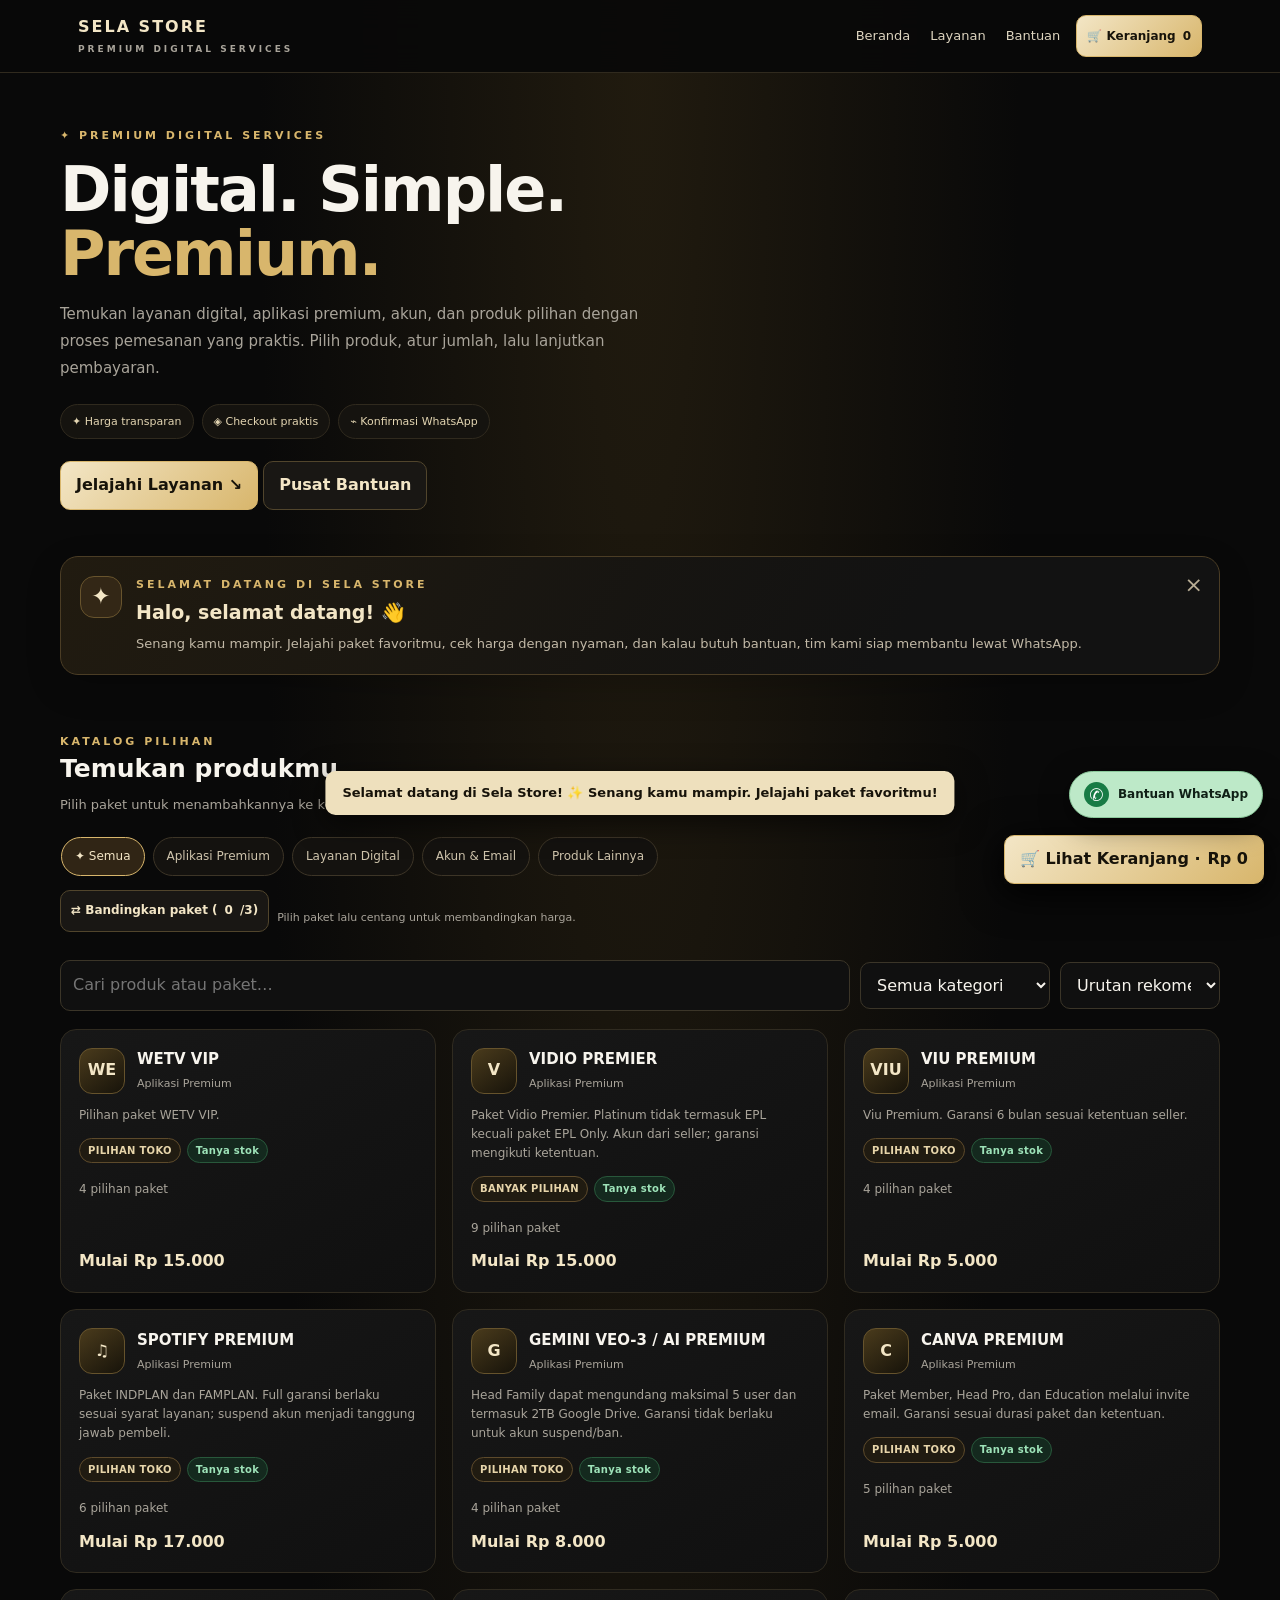
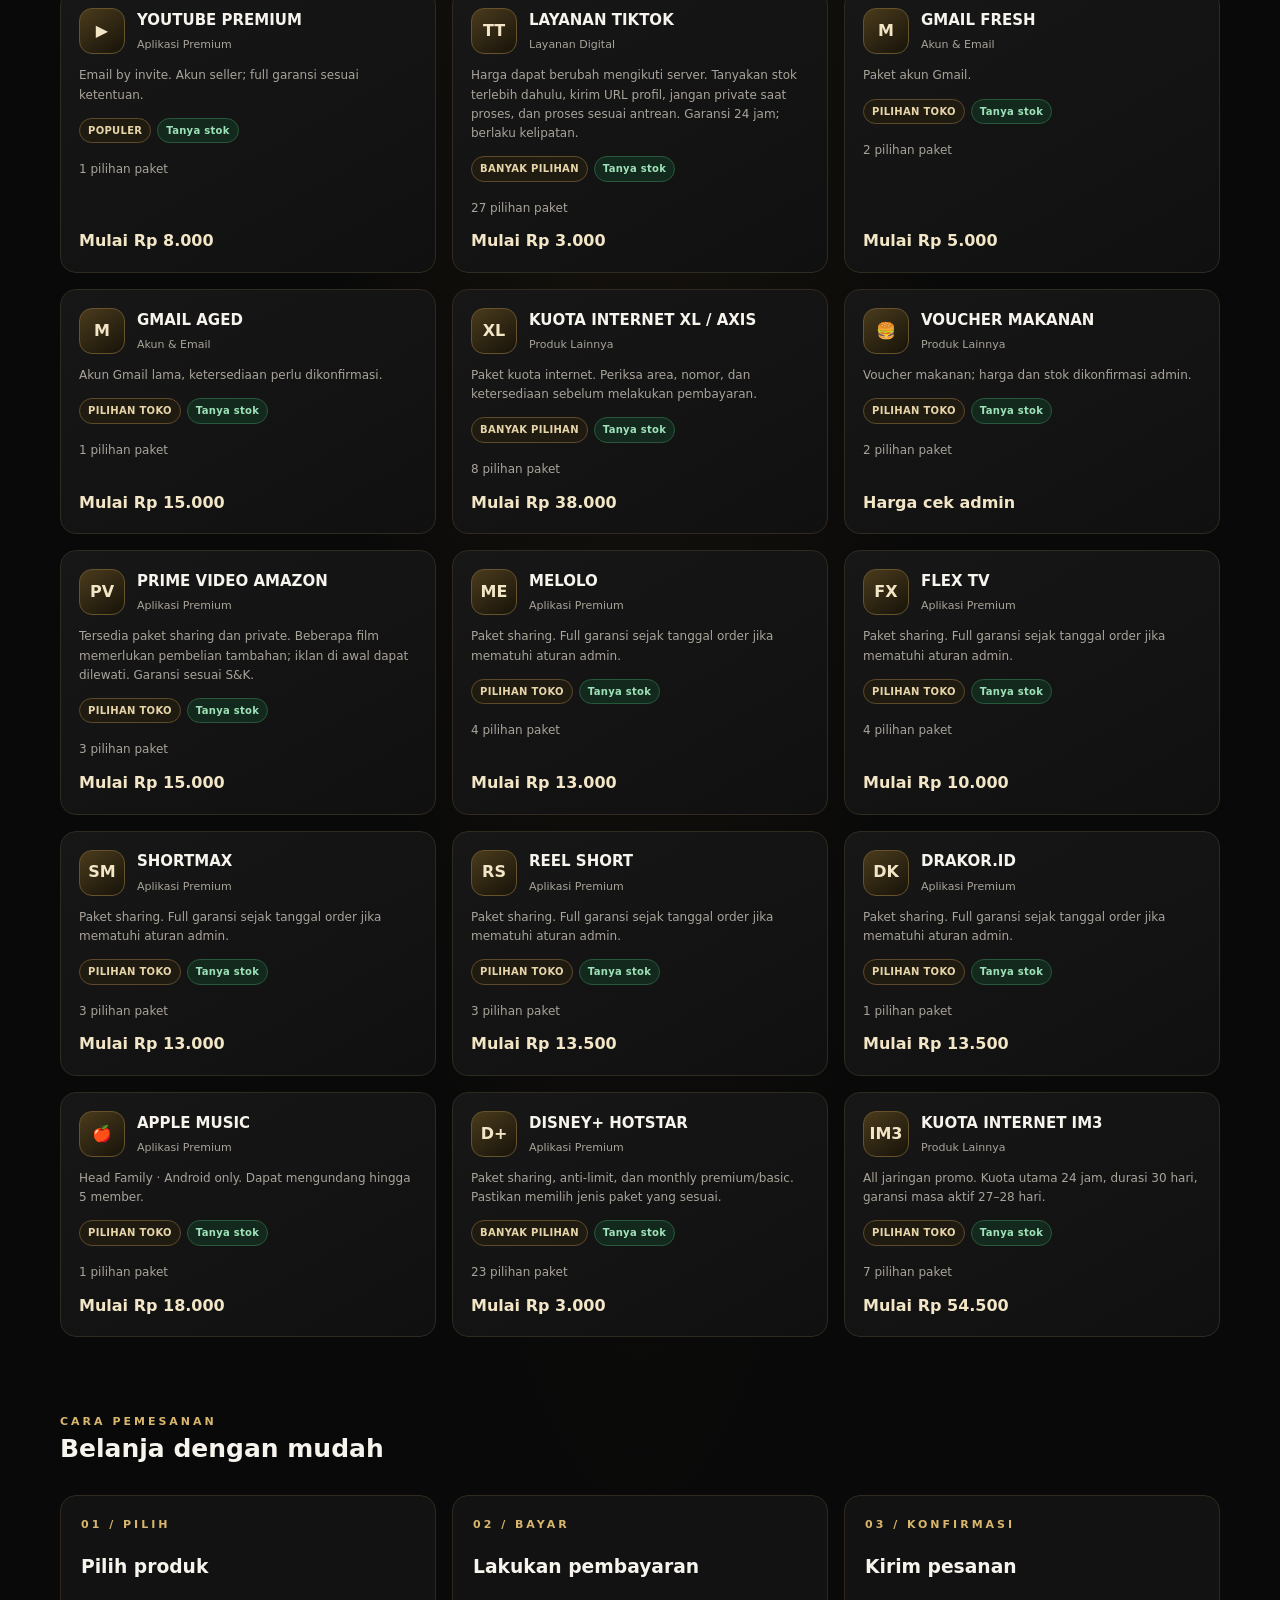
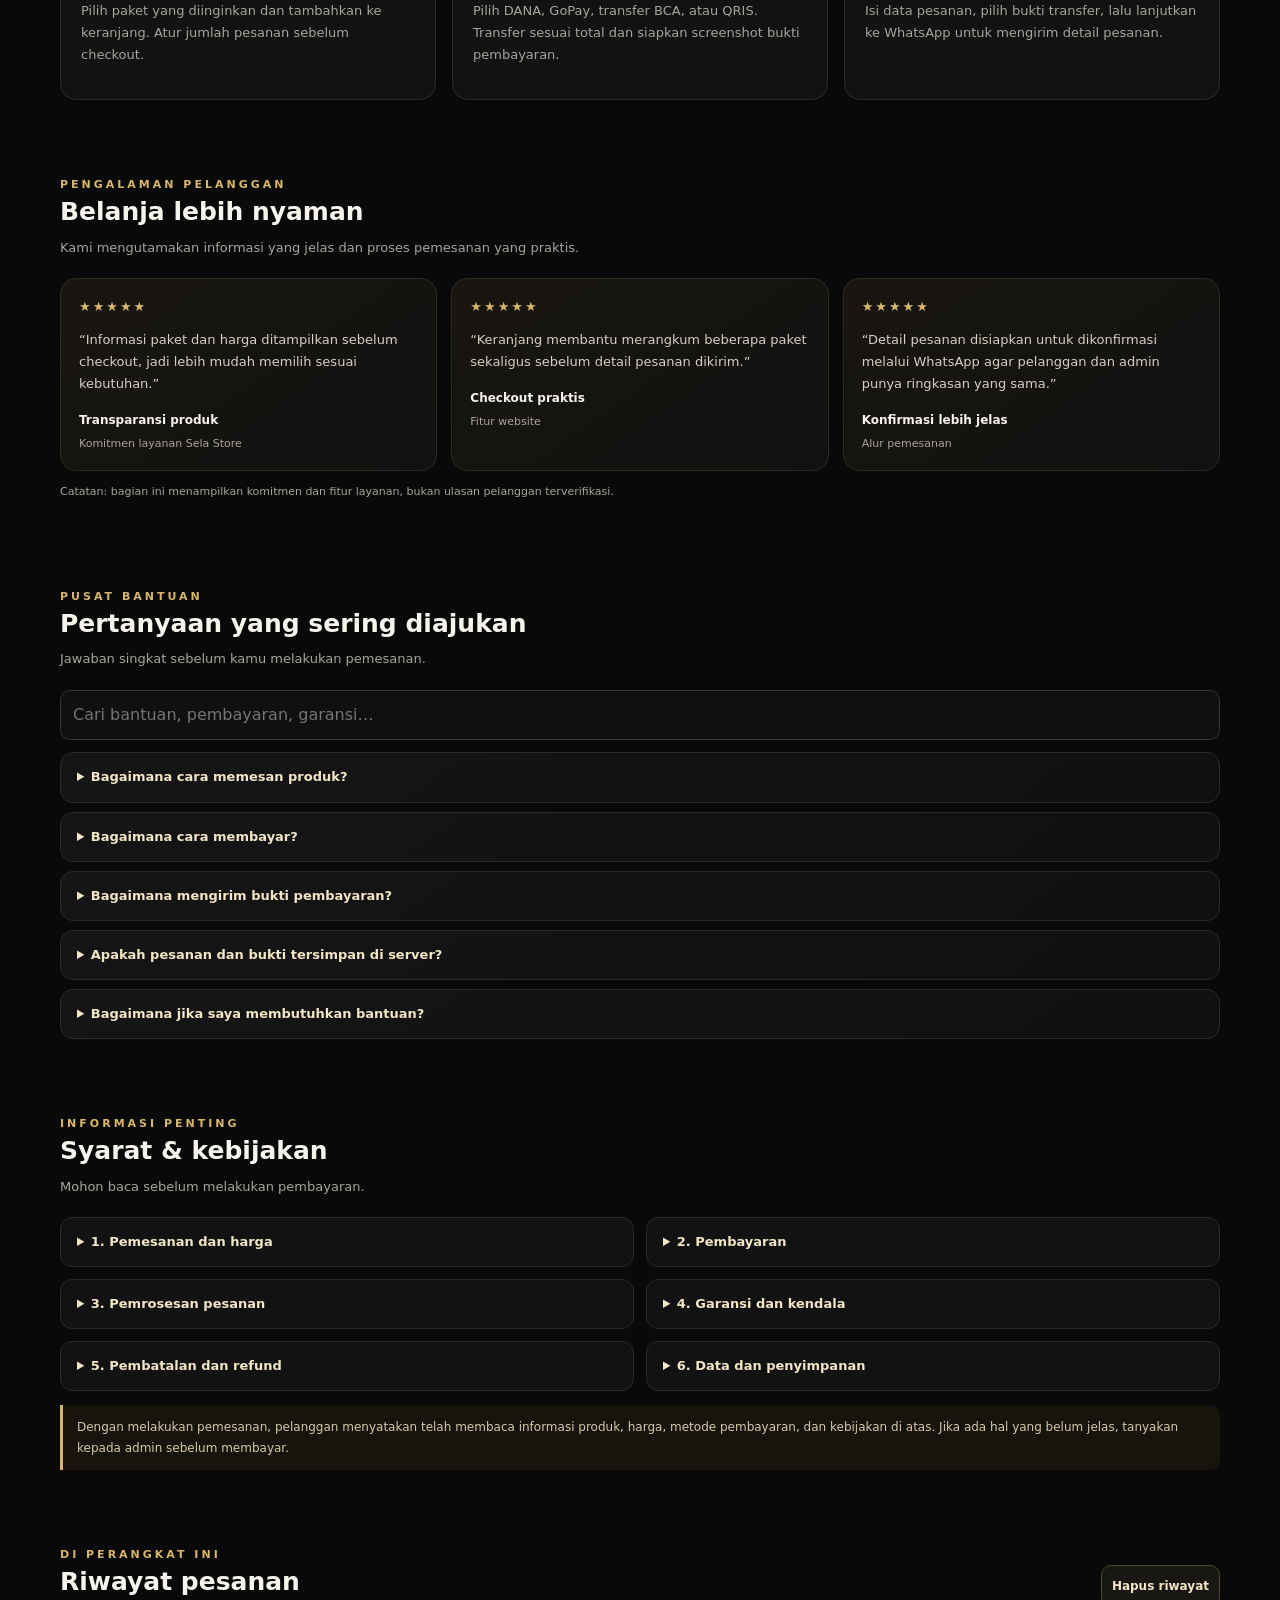
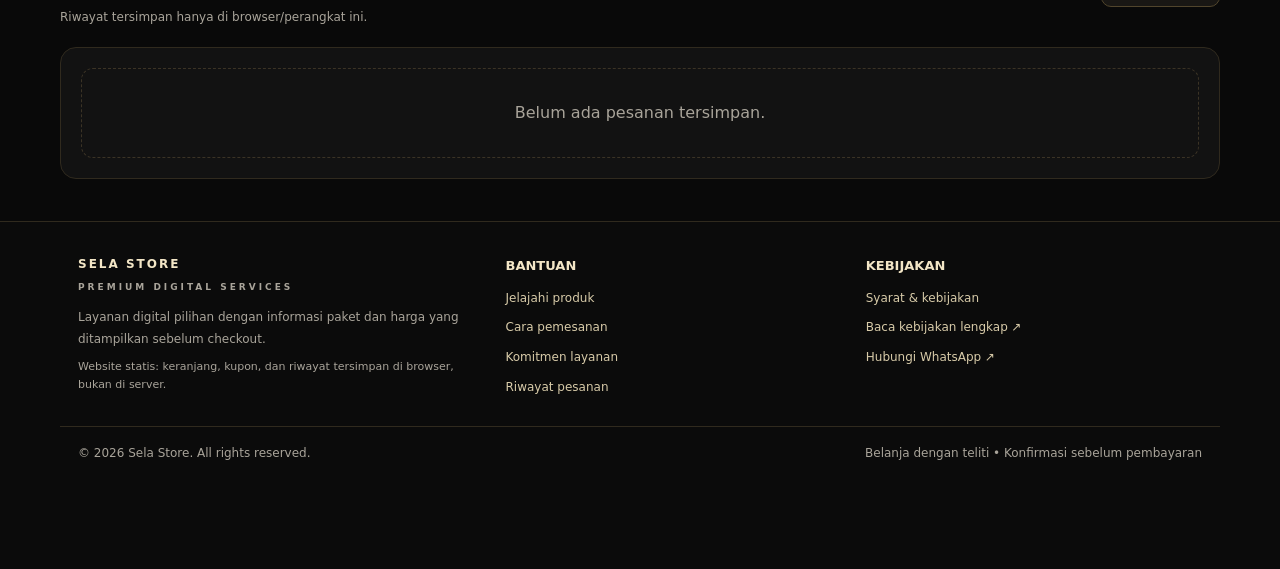
<file: index.html>
<!DOCTYPE html>
<html lang="id">
<head>
<meta charset="UTF-8"><meta name="viewport" content="width=device-width, initial-scale=1.0">
<meta name="theme-color" content="#0a0a0a"><title>Sela Store — Premium Digital Services</title>
<style>
:root{--bg:#090909;--panel:#121212;--panel2:#181818;--gold:#d8b66c;--gold2:#f3e6c6;--text:#f7f4ed;--muted:#a9a49a;--line:#302a1e;--green:#73d6a0;--red:#ff8585}*{box-sizing:border-box}html{scroll-behavior:smooth}body{margin:0;background:radial-gradient(ellipse at top,#211b0f 0,#090909 42%);color:var(--text);font-family:Inter,system-ui,-apple-system,Segoe UI,Arial,sans-serif}button,input,select,textarea{font:inherit}button{cursor:pointer}.wrap{max-width:1160px;margin:auto;padding:0 18px}.top{position:sticky;top:0;z-index:20;background:#090909eF;backdrop-filter:blur(16px);border-bottom:1px solid var(--line)}.nav{height:72px;display:flex;align-items:center;justify-content:space-between;gap:14px}.brand{font-weight:900;letter-spacing:2px;color:var(--gold2)}.brand small{display:block;font-size:9px;letter-spacing:3px;color:var(--muted);margin-top:3px}.navlinks{display:flex;gap:18px;align-items:center}.navlinks a{color:#ddd4bf;text-decoration:none;font-size:13px}.btn{border:1px solid var(--gold);background:linear-gradient(135deg,var(--gold2),var(--gold));color:#17130a;font-weight:800;padding:11px 15px;border-radius:10px;display:inline-flex;justify-content:center;align-items:center;gap:7px;text-decoration:none}.btn.secondary{background:#191714;color:var(--gold2);border-color:#51452c}.btn.ghost{background:transparent;color:var(--text);border-color:#494239}.btn.small{padding:8px 10px;font-size:12px}.hero{padding:62px 0 34px}.eyebrow{font-size:11px;letter-spacing:3px;color:var(--gold);font-weight:800}.hero h1{font-size:clamp(34px,6vw,62px);line-height:1.03;letter-spacing:-2px;max-width:720px;margin:14px 0}.hero h1 span{color:var(--gold)}.hero p{color:var(--muted);max-width:610px;line-height:1.8}.pills{display:flex;flex-wrap:wrap;gap:8px;margin:22px 0}.pill{border:1px solid var(--line);background:#15130f;border-radius:30px;padding:8px 11px;font-size:11px;color:#e3d5b2}.section{padding:30px 0 55px}.section-head{display:flex;justify-content:space-between;align-items:end;gap:15px;margin-bottom:20px}.section h2{font-size:25px;margin:0 0 6px}.muted{color:var(--muted)}.toolbar{display:grid;grid-template-columns:1fr 190px 160px;gap:10px;margin-bottom:18px}.field{width:100%;background:#101010;border:1px solid #3b3528;border-radius:10px;padding:12px;color:var(--text);outline:none}.field:focus{border-color:var(--gold)}.grid{display:grid;grid-template-columns:repeat(3,minmax(0,1fr));gap:14px}.product{background:linear-gradient(150deg,#171717,#101010);border:1px solid #302b20;border-radius:16px;padding:16px;display:flex;flex-direction:column;min-width:0;transition:.2s}.product:hover{border-color:#76613a;transform:translateY(-2px)}.prodtop{display:flex;gap:12px;align-items:center;margin-bottom:12px}.logo{height:46px;width:46px;flex:0 0 46px;border-radius:13px;display:grid;place-items:center;background:linear-gradient(145deg,#4a3b1c,#17130a);border:1px solid #66532c;color:var(--gold2);font-weight:900}.product h3{font-size:15px;margin:0 0 4px}.product p{font-size:12px;line-height:1.6;color:var(--muted);margin:0 0 13px}.package{display:flex;align-items:center;justify-content:space-between;gap:8px;padding:10px 0;border-top:1px solid #29251e}.package .packname{font-size:12px;line-height:1.45}.price{font-size:13px;font-weight:850;color:var(--gold2);white-space:nowrap}.package button{padding:7px 9px;border:1px solid #64512d;background:#201b11;color:var(--gold2);border-radius:8px;font-size:11px}.package button:hover{background:var(--gold);color:#111}.cartbar{position:fixed;z-index:25;bottom:16px;right:16px;box-shadow:0 8px 40px #000b}.panel{background:var(--panel);border:1px solid var(--line);border-radius:16px;padding:18px}.two{display:grid;grid-template-columns:1.1fr .9fr;gap:18px}.cartline{display:grid;grid-template-columns:1fr auto;gap:12px;padding:14px 0;border-bottom:1px solid #2a261e}.cartline h4{margin:0 0 4px;font-size:13px}.cartline small{color:var(--muted)}.qty{display:flex;gap:7px;align-items:center;margin-top:9px}.qty button{background:#201b11;color:var(--gold2);border:1px solid #554629;border-radius:7px;width:29px;height:29px}.qty input{width:50px;text-align:center;background:#0c0c0c;border:1px solid #393126;color:white;border-radius:7px;padding:6px}.remove{background:transparent;border:0;color:var(--red);font-size:11px;margin-top:6px}.sumrow{display:flex;justify-content:space-between;gap:12px;padding:8px 0;color:#d6d0c2;font-size:13px}.sumrow.total{border-top:1px solid var(--line);margin-top:8px;padding-top:15px;font-size:17px;font-weight:900;color:var(--gold2)}.paymethods{display:grid;grid-template-columns:repeat(3,1fr);gap:8px}.payoption{display:flex;gap:7px;align-items:center;border:1px solid #393126;background:#101010;padding:12px;border-radius:10px;font-size:12px}.payoption:has(input:checked){border-color:var(--gold);background:#211b10}.subhead{font-weight:800;font-size:15px;margin:0 0 12px}.formgrid{display:grid;grid-template-columns:1fr 1fr;gap:10px}.formgrid .full{grid-column:1/-1}label{display:block;font-size:12px;color:#d5cdbd;margin-bottom:6px}.hint{font-size:11px;color:var(--muted);line-height:1.6}.notice{padding:12px;border-radius:10px;background:#211c11;border:1px solid #54452a;color:#e8d7ac;font-size:12px;line-height:1.6}.hidden{display:none!important}.empty{text-align:center;color:var(--muted);padding:32px 12px}.ordercard{padding:13px 0;border-bottom:1px solid var(--line);font-size:12px;line-height:1.7}.status{display:inline-block;border:1px solid #5c4c2c;border-radius:30px;padding:3px 8px;color:var(--gold2);font-size:10px}.footer{border-top:1px solid var(--line);padding:28px 0 95px;color:var(--muted);font-size:12px;line-height:1.8}.toast{position:fixed;z-index:50;left:50%;bottom:85px;transform:translateX(-50%);background:#eee0bd;color:#17130a;padding:12px 17px;border-radius:10px;font-size:13px;font-weight:800;box-shadow:0 8px 30px #0009;max-width:90%;text-align:center}.modal{position:fixed;inset:0;z-index:40;background:#000c;display:none;align-items:center;justify-content:center;padding:16px}.modal.show{display:flex}.modalbox{max-width:620px;width:100%;max-height:90vh;overflow:auto;background:#111;border:1px solid #59482a;border-radius:18px;padding:20px}.modalhead{display:flex;justify-content:space-between;align-items:center;margin-bottom:15px}.modalhead h2{font-size:20px;margin:0}.x{background:transparent;color:white;border:0;font-size:25px}.proofname{font-size:11px;color:var(--muted);margin-top:7px;overflow-wrap:anywhere}
@media(max-width:850px){.grid{grid-template-columns:repeat(2,minmax(0,1fr))}.two{grid-template-columns:1fr}.navlinks{gap:10px}.navlinks a{display:none}.navlinks .btn{display:inline-flex}}@media(max-width:560px){.wrap{padding:0 13px}.nav{height:64px}.hero{padding:43px 0 25px}.hero h1{letter-spacing:-1px}.grid{grid-template-columns:1fr}.toolbar{grid-template-columns:1fr 1fr}.toolbar input{grid-column:1/-1}.section-head{align-items:start;flex-direction:column}.formgrid{grid-template-columns:1fr}.formgrid .full{grid-column:auto}.paymethods{grid-template-columns:1fr}.cartbar{left:13px;right:13px;bottom:10px}.cartbar .btn{width:100%}}

/* Product cards inspired by the supplied mobile reference */
@media(max-width:560px){.grid#productGrid{grid-template-columns:repeat(2,minmax(0,1fr));gap:12px}.grid#productGrid .product{min-height:220px;padding:15px 13px;border-radius:24px;background:linear-gradient(155deg,#201c29,#121019);border-color:#2c2638;cursor:pointer}.grid#productGrid .prodtop{display:block;margin-bottom:12px}.grid#productGrid .logo{width:54px;height:54px;margin-bottom:14px;border-radius:16px;background:#fff;color:#262036;border:0;font-size:16px}.grid#productGrid .product h3{font-size:15px;line-height:1.35;min-height:40px}.grid#productGrid .product p{font-size:11px;line-height:1.45;margin:8px 0;display:-webkit-box;-webkit-line-clamp:2;-webkit-box-orient:vertical;overflow:hidden}.grid#productGrid .product .package{display:none}.grid#productGrid .product .starting-price{margin-top:auto;padding-top:12px;color:#a78bfa;font-weight:850;font-size:15px}.grid#productGrid .product .package-count{font-size:11px;color:#aaa2ba;margin-top:8px}.toolbar{grid-template-columns:1fr 1fr}.toolbar input{grid-column:1/-1}}
@media(min-width:561px){.grid#productGrid .product{cursor:pointer}.grid#productGrid .product .package{display:none}.grid#productGrid .product .starting-price{margin-top:auto;padding-top:12px;color:var(--gold2);font-weight:850}.grid#productGrid .product .package-count{font-size:12px;color:var(--muted);margin-top:8px}}
.copyrow{display:flex;align-items:center;justify-content:space-between;gap:10px;margin-top:8px}.copyvalue{overflow-wrap:anywhere;font-weight:800;color:var(--gold2)}.copybtn{flex-shrink:0;border:1px solid #6b5834;background:#211b10;color:var(--gold2);padding:7px 10px;border-radius:8px;font-size:11px;font-weight:800}.package-modal-row{display:flex;justify-content:space-between;align-items:center;gap:12px;padding:13px 0;border-top:1px solid #30291e}.package-modal-row .packname{font-size:13px;line-height:1.5}.package-modal-row .packprice{font-weight:900;color:var(--gold2);white-space:nowrap;margin:4px 0}.package-modal-row button{border:1px solid var(--gold);border-radius:9px;background:var(--gold);color:#17130a;padding:9px 11px;font-weight:850;font-size:12px;white-space:nowrap}


/* UI polish: spacing, alignment, accessible controls and footer */
:root{--radius:18px}body{line-height:1.55;overflow-x:hidden}.wrap{width:min(100%,1160px)}.nav{min-height:70px}.navlinks{gap:12px}.navlinks a{padding:9px 4px}.btn{min-height:42px;transition:transform .16s ease,filter .16s ease}.btn:hover,button:hover{filter:brightness(1.08)}.btn:active,button:active{transform:translateY(1px)}button:focus-visible,a:focus-visible,input:focus-visible,select:focus-visible,textarea:focus-visible{outline:2px solid var(--gold);outline-offset:3px}.hero{padding-top:54px;padding-bottom:42px}.hero p{font-size:15px}.section{padding-top:34px;padding-bottom:42px}.section-head{align-items:center}.section-head>div{min-width:0}.toolbar{align-items:center}.grid{align-items:stretch;gap:16px}.product{height:100%;min-height:235px;padding:18px}.product h3{overflow-wrap:anywhere}.product .starting-price{font-variant-numeric:tabular-nums}.panel{height:100%;padding:20px}.two{align-items:start}.modalbox{box-shadow:0 24px 80px #0009}.modalhead{gap:12px}.modalhead>div{min-width:0}.modalhead h2{overflow-wrap:anywhere}.package-modal-row{align-items:center}.package-modal-row>div{min-width:0}.package-modal-row button{flex-shrink:0}.copyrow{flex-wrap:wrap}.copybtn{min-height:36px}.footer{padding:32px 0 105px;background:#0b0b0b}.footer-grid{display:grid;grid-template-columns:1.2fr 1fr 1fr;gap:24px;align-items:start}.footer h3{color:var(--gold2);font-size:13px;margin:0 0 10px}.footer p{margin:0 0 8px}.footer a,.footer button{color:#d8cba9;text-decoration:none}.footer-links{display:grid;gap:8px;justify-items:start}.footer-linkbtn{border:0;background:transparent;padding:0;font-size:12px;cursor:pointer}.trust-grid{display:grid;grid-template-columns:repeat(3,minmax(0,1fr));gap:14px}.testimonial{border:1px solid var(--line);background:linear-gradient(145deg,#191610,#111);border-radius:16px;padding:18px;min-width:0}.testimonial .stars{color:var(--gold);letter-spacing:2px;font-size:13px}.testimonial p{font-size:13px;color:#d6d0c2;line-height:1.7;margin:12px 0}.testimonial strong{font-size:12px}.testimonial small{display:block;color:var(--muted);font-size:11px;margin-top:3px}.terms-list{display:grid;grid-template-columns:repeat(2,minmax(0,1fr));gap:12px}.terms-list details{border:1px solid var(--line);background:#121212;border-radius:12px;padding:14px 16px}.terms-list summary{cursor:pointer;color:var(--gold2);font-weight:750;font-size:13px}.terms-list p{color:var(--muted);font-size:12px;line-height:1.75;margin:10px 0 0}.legal-note{border-left:3px solid var(--gold);padding:12px 14px;background:#17140e;color:#d7c9a6;border-radius:0 10px 10px 0;font-size:12px;line-height:1.7;margin-top:14px}.empty{border:1px dashed #3b3325;border-radius:12px}.cartbar .btn{box-shadow:0 8px 30px #0008}.status{white-space:normal}
@media(max-width:850px){.footer-grid{grid-template-columns:1fr 1fr}.footer-grid>div:first-child{grid-column:1/-1}.trust-grid{grid-template-columns:1fr 1fr}}
@media(max-width:560px){.wrap{padding-left:14px;padding-right:14px}.nav{height:auto;min-height:62px;gap:8px}.brand{font-size:14px;letter-spacing:1.4px}.brand small{font-size:8px;letter-spacing:1.6px}.navlinks{gap:7px}.navlinks a{display:none}.navlinks .btn{padding:8px 10px}.hero{padding-top:35px;padding-bottom:28px}.hero p{font-size:13px;line-height:1.75}.pills{gap:6px;margin:16px 0}.pill{font-size:10px;padding:7px 9px}.section{padding-top:26px;padding-bottom:30px}.section h2{font-size:22px}.section-head{margin-bottom:15px}.toolbar{gap:8px;margin-bottom:14px}.field{padding:11px;font-size:13px}.grid{gap:11px}.grid#productGrid .product{min-height:218px;padding:14px 12px;border-radius:20px}.grid#productGrid .product h3{font-size:14px;min-height:38px}.grid#productGrid .product .starting-price{font-size:13px}.grid:not(#productGrid){grid-template-columns:1fr}.trust-grid,.terms-list{grid-template-columns:1fr}.testimonial{padding:15px}.panel{padding:15px}.footer{padding:25px 0 100px}.footer-grid{grid-template-columns:1fr;gap:20px}.footer-grid>div:first-child{grid-column:auto}.modal{padding:10px;align-items:flex-end}.modalbox{max-height:88vh;border-radius:18px 18px 12px 12px;padding:16px}.package-modal-row{gap:8px}.package-modal-row button{padding:9px;font-size:11px}.cartline{grid-template-columns:minmax(0,1fr) auto;gap:8px}.qty{flex-wrap:wrap}.cartbar{bottom:8px}.cartbar .btn{min-height:46px}.paymethods{grid-template-columns:1fr 1fr}.formgrid{gap:12px}}
@media(prefers-reduced-motion:reduce){*,*::before,*::after{scroll-behavior:auto!important;transition:none!important;animation:none!important}}

/* Cart controls: aligned remove action, consistent touch targets */
.cartline{align-items:start;grid-template-columns:minmax(0,1fr) auto;gap:14px}.cartline>div:first-child{min-width:0}.cartline .price{padding-top:2px}.qty{display:flex;align-items:center;justify-content:flex-start;flex-wrap:wrap;gap:10px;margin-top:12px}.qty-stepper{display:inline-flex;align-items:center;gap:7px;flex:0 0 auto}.qty-stepper button{width:36px;height:36px;display:grid;place-items:center;font-size:18px;line-height:1}.qty-stepper input{width:58px;height:36px;padding:5px 3px;font-variant-numeric:tabular-nums}.qty .remove{display:inline-flex;align-items:center;justify-content:center;gap:5px;min-height:36px;padding:0 11px;margin:0;border:1px solid #543131;border-radius:9px;background:#211414;color:#ffb2b2;font-size:12px;font-weight:750;white-space:nowrap;flex:0 0 auto}.qty .remove span{font-size:15px}.qty .remove:hover{background:#3a1b1b;border-color:#a24b4b}.cartline h4{line-height:1.55;overflow-wrap:anywhere}.cartline small{display:block;margin-top:5px}.welcome-card{position:relative;display:flex;align-items:flex-start;gap:14px;margin-top:4px;margin-bottom:24px;padding:19px;border:1px solid #4b3d25;border-radius:18px;background:linear-gradient(120deg,#211b10,#121212 72%);box-shadow:0 12px 35px #0003}.welcome-icon{width:42px;height:42px;flex:0 0 42px;display:grid;place-items:center;border:1px solid #68542d;border-radius:14px;background:#332716;color:var(--gold2);font-size:23px}.welcome-copy{min-width:0;padding-right:20px}.welcome-copy h2{font-size:19px;margin:5px 0 6px;color:var(--gold2)}.welcome-copy p{margin:0;color:#c2b9a7;font-size:13px;line-height:1.7}.welcome-close{position:absolute;right:10px;top:9px;border:0;background:transparent;color:#b9ad94;font-size:22px;padding:2px 6px}.product.reveal{opacity:0;transform:translateY(18px) scale(.985)}.product.reveal.is-visible{opacity:1;transform:translateY(0) scale(1)}.product{transition:opacity .45s ease,transform .45s cubic-bezier(.2,.7,.2,1),border-color .2s,box-shadow .2s}.product.is-visible:hover{box-shadow:0 12px 28px #0005}.product:nth-child(3n+2){transition-delay:.05s}.product:nth-child(3n){transition-delay:.1s}.modalbox{scrollbar-width:thin;scrollbar-color:#6b5834 #111}.qty button:focus-visible,.remove:focus-visible,.welcome-close:focus-visible{outline:2px solid var(--gold);outline-offset:2px}
@media(max-width:560px){.welcome-card{padding:16px 14px;gap:11px;margin-bottom:18px}.welcome-icon{width:36px;height:36px;flex-basis:36px}.welcome-copy h2{font-size:17px}.welcome-copy p{font-size:12px}.cartline{grid-template-columns:minmax(0,1fr);gap:8px}.cartline>.price{justify-self:start;font-size:15px}.qty{gap:9px}.qty .remove{margin-left:0}.qty-stepper{gap:6px}.qty-stepper button{width:35px;height:35px}.qty-stepper input{width:54px;height:35px}}
@media(prefers-reduced-motion:reduce){html{scroll-behavior:auto}.product,.product.reveal,.product.reveal.is-visible{transition:none;transform:none;opacity:1}.welcome-card{animation:none}}


/* Premium additions: quick categories, FAQ, invoice, WhatsApp and session welcome */
.category-chips{display:flex;gap:8px;overflow-x:auto;padding:2px 1px 14px;scrollbar-width:none}.category-chips::-webkit-scrollbar{display:none}.category-chip{white-space:nowrap;border:1px solid #3d3527;background:#14120f;color:#cfc4ac;border-radius:999px;padding:9px 13px;font-size:12px;transition:background .2s,border-color .2s,transform .2s}.category-chip.active,.category-chip:hover{background:#302515;border-color:var(--gold);color:var(--gold2)}.faq-list{display:grid;gap:9px}.help-search{margin-bottom:12px}.cart-sticky{position:sticky;bottom:-20px;z-index:3;margin:14px -20px -20px;padding:14px 20px 20px;background:linear-gradient(#111e,#111 22%);border-top:1px solid var(--line);backdrop-filter:blur(12px)}.cart-sticky-inner{display:flex;align-items:center;justify-content:space-between;gap:12px}.cart-sticky .sticky-total{font-size:16px;color:var(--gold2);font-weight:900}.warranty-note{font-size:11px;color:#c9b98f;line-height:1.55;margin-top:5px}.toast{animation:toastPop .18s ease-out}@keyframes toastPop{from{opacity:0;transform:translate(-50%,8px)}to{opacity:1;transform:translate(-50%,0)}}.faq-list details{border:1px solid var(--line);background:linear-gradient(145deg,#151515,#101010);border-radius:13px;padding:14px 16px}.faq-list summary{cursor:pointer;font-size:13px;font-weight:750;color:var(--gold2)}.faq-list details p{font-size:12px;line-height:1.75;color:var(--muted);margin:12px 0 0}.wa-float{position:fixed;right:17px;bottom:82px;z-index:29;display:flex;align-items:center;gap:9px;text-decoration:none;color:#102016;background:#bde9c8;border:1px solid #8bc99b;padding:10px 14px;border-radius:999px;box-shadow:0 8px 28px #0008;font-size:12px;font-weight:850;transition:transform .2s,box-shadow .2s}.wa-float:hover{transform:translateY(-3px);box-shadow:0 12px 32px #0009}.wa-icon{display:grid;place-items:center;width:25px;height:25px;border-radius:50%;background:#187b45;color:#fff;font-size:17px}.invoice-head{padding:14px;border:1px solid #54452a;border-radius:12px;background:#1a160f;margin-bottom:13px}.invoice-id{font-size:19px;color:var(--gold2);font-weight:900;overflow-wrap:anywhere}.invoice-meta{font-size:12px;color:var(--muted);margin-top:5px}.invoice-item{display:flex;justify-content:space-between;align-items:flex-start;gap:12px;padding:11px 0;border-bottom:1px solid var(--line);font-size:12px}.invoice-item span:first-child{min-width:0;line-height:1.6}.invoice-item strong{white-space:nowrap;color:var(--gold2)}.invoice-actions{display:flex;gap:9px;margin-top:16px}.invoice-actions>*{flex:1}.order-actions{display:flex;gap:8px;flex-wrap:wrap;margin-top:10px}.order-actions .btn{min-height:34px}.welcome-card{animation:welcomeRise .55s cubic-bezier(.2,.7,.2,1) both}@keyframes welcomeRise{from{opacity:0;transform:translateY(12px)}to{opacity:1;transform:translateY(0)}}
@media(max-width:560px){.category-chips{margin-right:-2px}.wa-float{right:12px;bottom:72px;padding:9px 11px}.wa-label{display:none}.wa-icon{width:31px;height:31px}.invoice-actions{flex-direction:column}.invoice-item{gap:8px}.invoice-item strong{font-size:11px}}
@media(prefers-reduced-motion:reduce){.welcome-card{animation:none}.category-chip,.wa-float{transition:none}}


.product-tag,.stock-tag{display:inline-flex;align-items:center;border-radius:20px;padding:4px 8px;font-size:10px;font-weight:850;letter-spacing:.3px}.product-tag{background:#201b11;color:#e7d5aa;border:1px solid #5d4a2b}.stock-tag{background:#14291e;color:#9de2b8;border:1px solid #28583b}.product-tags{display:flex;gap:6px;flex-wrap:wrap;margin:0 0 9px}.compare-tools{display:flex;gap:8px;flex-wrap:wrap;margin:0 0 14px}.compare-check{font-size:11px;color:#d9cfb8}.compare-check input{accent-color:var(--gold)}.compare-table{width:100%;border-collapse:collapse;font-size:12px}.compare-table th,.compare-table td{padding:10px;border-bottom:1px solid var(--line);text-align:left;vertical-align:top}.compare-table th{color:var(--gold2)}.suggestions{position:absolute;z-index:12;top:100%;left:0;right:0;background:#14120e;border:1px solid #51432a;border-radius:10px;overflow:hidden;box-shadow:0 12px 30px #0008}.suggestions button{display:block;width:100%;text-align:left;background:transparent;color:var(--text);border:0;padding:10px 12px;font-size:12px}.suggestions button:hover{background:#2b2415}.search-wrap{position:relative;min-width:0}.history-status{background:#100f0c;color:var(--gold2);border:1px solid #51432a;border-radius:7px;padding:6px;font-size:11px;max-width:100%}.coupon-presets{display:flex;flex-wrap:wrap;gap:6px;margin-top:8px}.coupon-presets button{border:1px dashed #79633a;background:#19150e;color:var(--gold2);border-radius:20px;padding:6px 9px;font-size:10px}.compare-open{margin:0 0 14px}.flash-count{font-variant-numeric:tabular-nums;color:#ffd27c;font-size:12px;font-weight:800}.compare-table{font-size:10px}.compare-table th,.compare-table td{padding:7px}}
.mobile-nav{display:none}@media(max-width:560px){body{padding-bottom:72px}.mobile-nav{position:fixed;left:10px;right:10px;bottom:9px;z-index:35;display:grid;grid-template-columns:repeat(4,minmax(0,1fr));gap:4px;padding:7px;background:#11110ff2;border:1px solid #51432a;border-radius:16px;box-shadow:0 8px 35px #0009;backdrop-filter:blur(15px)}.mobile-nav a,.mobile-nav button{min-width:0;display:flex;flex-direction:column;align-items:center;justify-content:center;gap:3px;padding:7px 2px;background:transparent;border:0;border-radius:10px;color:#d9cfb8;text-decoration:none;font-size:10px;font-weight:750}.mobile-nav .nav-ico{font-size:18px;line-height:1}.mobile-nav a:active,.mobile-nav button:active{background:#302515;color:var(--gold2)}.cartbar{bottom:83px;right:12px;left:auto}.cartbar .btn{width:auto;padding:9px 12px;font-size:11px}.wa-float{bottom:135px}}@media(min-width:561px){.mobile-nav{display:none!important}}</style></head><body>
<header class="top"><div class="wrap nav"><a href="#home" style="text-decoration:none"><div class="brand">SELA STORE<small>PREMIUM DIGITAL SERVICES</small></div></a><nav class="navlinks"><a href="#home">Beranda</a><a href="#produk">Layanan</a><a href="#faq">Bantuan</a><button class="btn small" onclick="openCart()">🛒 Keranjang <span id="navCount">0</span></button></nav></div></header>
<nav class="mobile-nav" aria-label="Navigasi utama"><a href="#home"><span class="nav-ico">⌂</span>Beranda</a><a href="#produk"><span class="nav-ico">▦</span>Layanan</a><a href="#faq"><span class="nav-ico">?</span>Bantuan</a><button type="button" onclick="openCart()"><span class="nav-ico">🛒 <span id="mobileNavCount">0</span></span>Keranjang</button></nav><main><section class="hero wrap" id="home"><div class="eyebrow">✦ PREMIUM DIGITAL SERVICES</div><h1>Digital. Simple.<br><span>Premium.</span></h1><p>Temukan layanan digital, aplikasi premium, akun, dan produk pilihan dengan proses pemesanan yang praktis. Pilih produk, atur jumlah, lalu lanjutkan pembayaran.</p><div class="pills"><span class="pill">✦ Harga transparan</span><span class="pill">◈ Checkout praktis</span><span class="pill">⌁ Konfirmasi WhatsApp</span></div><a class="btn" href="#produk">Jelajahi Layanan ↘</a> <a class="btn secondary" href="#faq">Pusat Bantuan</a></section>
<section class="wrap welcome-card" id="welcomeCard"><div class="welcome-icon">✦</div><div class="welcome-copy"><div class="eyebrow">SELAMAT DATANG DI SELA STORE</div><h2>Halo, selamat datang! 👋</h2><p>Senang kamu mampir. Jelajahi paket favoritmu, cek harga dengan nyaman, dan kalau butuh bantuan, tim kami siap membantu lewat WhatsApp.</p></div><button type="button" class="welcome-close" aria-label="Tutup sambutan" onclick="dismissWelcome()">×</button></section>
<section class="section wrap" id="produk"><div class="section-head"><div><div class="eyebrow">KATALOG PILIHAN</div><h2>Temukan produkmu</h2><div class="muted" style="font-size:13px">Pilih paket untuk menambahkannya ke keranjang.</div></div></div><div class="category-chips" aria-label="Kategori cepat"><button class="category-chip active" type="button" onclick="quickCategory('all',this)">✦ Semua</button><button class="category-chip" type="button" onclick="quickCategory('app',this)">Aplikasi Premium</button><button class="category-chip" type="button" onclick="quickCategory('layanan',this)">Layanan Digital</button><button class="category-chip" type="button" onclick="quickCategory('gmail',this)">Akun & Email</button><button class="category-chip" type="button" onclick="quickCategory('produk',this)">Produk Lainnya</button></div><div class="compare-tools"><button class="btn secondary small compare-open" type="button" onclick="openCompare()">⇄ Bandingkan paket (<span id="compareCount">0</span>/3)</button><span class="hint" style="align-self:center">Pilih paket lalu centang untuk membandingkan harga.</span></div><div class="toolbar"><div class="search-wrap"><input class="field" id="search" placeholder="Cari produk atau paket…" autocomplete="off" oninput="renderProducts();showSearchSuggestions()" onfocus="showSearchSuggestions()"><div id="searchSuggestions" class="suggestions hidden"></div></div><select class="field" id="category" onchange="renderProducts()"><option value="all">Semua kategori</option><option value="app">Aplikasi Premium</option><option value="layanan">Layanan Digital</option><option value="gmail">Akun & Email</option><option value="produk">Produk Lainnya</option></select><select class="field" id="sort" onchange="renderProducts()"><option value="featured">Urutan rekomendasi</option><option value="low">Harga terendah</option><option value="high">Harga tertinggi</option><option value="az">Nama A–Z</option></select></div><div class="grid" id="productGrid"></div></section>
<section class="section wrap" id="panduan"><div class="section-head"><div><div class="eyebrow">CARA PEMESANAN</div><h2>Belanja dengan mudah</h2></div></div><div class="grid"><div class="panel"><div class="eyebrow">01 / PILIH</div><h3>Pilih produk</h3><p class="muted" style="font-size:13px;line-height:1.7">Pilih paket yang diinginkan dan tambahkan ke keranjang. Atur jumlah pesanan sebelum checkout.</p></div><div class="panel"><div class="eyebrow">02 / BAYAR</div><h3>Lakukan pembayaran</h3><p class="muted" style="font-size:13px;line-height:1.7">Pilih DANA, GoPay, transfer BCA, atau QRIS. Transfer sesuai total dan siapkan screenshot bukti pembayaran.</p></div><div class="panel"><div class="eyebrow">03 / KONFIRMASI</div><h3>Kirim pesanan</h3><p class="muted" style="font-size:13px;line-height:1.7">Isi data pesanan, pilih bukti transfer, lalu lanjutkan ke WhatsApp untuk mengirim detail pesanan.</p></div></div></section>
<section class="section wrap" id="testimoni"><div class="section-head"><div><div class="eyebrow">PENGALAMAN PELANGGAN</div><h2>Belanja lebih nyaman</h2><div class="muted" style="font-size:13px">Kami mengutamakan informasi yang jelas dan proses pemesanan yang praktis.</div></div></div><div class="trust-grid"><article class="testimonial"><div class="stars" aria-label="Layanan dan informasi">★★★★★</div><p>“Informasi paket dan harga ditampilkan sebelum checkout, jadi lebih mudah memilih sesuai kebutuhan.”</p><strong>Transparansi produk</strong><small>Komitmen layanan Sela Store</small></article><article class="testimonial"><div class="stars" aria-label="Proses pemesanan">★★★★★</div><p>“Keranjang membantu merangkum beberapa paket sekaligus sebelum detail pesanan dikirim.”</p><strong>Checkout praktis</strong><small>Fitur website</small></article><article class="testimonial"><div class="stars" aria-label="Bantuan pelanggan">★★★★★</div><p>“Detail pesanan disiapkan untuk dikonfirmasi melalui WhatsApp agar pelanggan dan admin punya ringkasan yang sama.”</p><strong>Konfirmasi lebih jelas</strong><small>Alur pemesanan</small></article></div><p class="hint" style="margin-top:12px">Catatan: bagian ini menampilkan komitmen dan fitur layanan, bukan ulasan pelanggan terverifikasi.</p></section>
<section class="section wrap" id="faq"><div class="section-head"><div><div class="eyebrow">PUSAT BANTUAN</div><h2>Pertanyaan yang sering diajukan</h2><div class="muted" style="font-size:13px">Jawaban singkat sebelum kamu melakukan pemesanan.</div></div></div><input class="field help-search" id="faqSearch" placeholder="Cari bantuan, pembayaran, garansi…" oninput="filterFAQ()" aria-label="Cari pertanyaan bantuan"><div class="faq-list" id="faqList"><details><summary>Bagaimana cara memesan produk?</summary><p>Pilih kartu produk untuk melihat paket, tekan tombol tambah ke keranjang, atur jumlah, lalu lanjutkan ke checkout.</p></details><details><summary>Bagaimana cara membayar?</summary><p>Pilih metode DANA, GoPay, BCA, atau QRIS yang tersedia. Pastikan nama penerima dan total pembayaran benar sebelum transfer.</p></details><details><summary>Bagaimana mengirim bukti pembayaran?</summary><p>Setelah checkout, WhatsApp terbuka dengan ringkasan pesanan. Lampirkan screenshot bukti transfer secara manual di percakapan WhatsApp tersebut.</p></details><details><summary>Apakah pesanan dan bukti tersimpan di server?</summary><p>Tidak. Website ini hanya satu file HTML. Riwayat disimpan di browser/perangkat yang digunakan dan file bukti tidak diunggah ke server.</p></details><details><summary>Bagaimana jika saya membutuhkan bantuan?</summary><p>Gunakan tombol WhatsApp mengambang atau tautan kontak pada footer untuk bertanya kepada admin sebelum membayar.</p></details></div></section>
<section class="section wrap" id="kebijakan"><div class="section-head"><div><div class="eyebrow">INFORMASI PENTING</div><h2>Syarat & kebijakan</h2><div class="muted" style="font-size:13px">Mohon baca sebelum melakukan pembayaran.</div></div></div><div class="terms-list"><details><summary>1. Pemesanan dan harga</summary><p>Periksa nama produk, jenis paket, durasi, jumlah, dan total sebelum memesan. Harga serta ketersediaan dapat berubah; jika harga belum tersedia, hubungi admin terlebih dahulu.</p></details><details><summary>2. Pembayaran</summary><p>Pembayaran dilakukan melalui metode yang ditampilkan saat checkout. Pastikan nama penerima dan nominal benar. Simpan screenshot bukti transfer dan kirimkan secara manual melalui WhatsApp untuk konfirmasi.</p></details><details><summary>3. Pemrosesan pesanan</summary><p>Pesanan diproses setelah admin menerima dan memverifikasi pembayaran serta detail yang dibutuhkan. Waktu pemrosesan dapat berbeda berdasarkan jenis produk dan antrean.</p></details><details><summary>4. Garansi dan kendala</summary><p>Garansi mengikuti keterangan pada masing-masing produk dan ketentuan seller. Garansi dapat tidak berlaku untuk pelanggaran aturan layanan, suspend, banned, atau perubahan yang berada di luar kendali seller apabila dinyatakan pada penawaran produk.</p></details><details><summary>5. Pembatalan dan refund</summary><p>Hubungi admin sebelum pesanan diproses jika ingin meminta pembatalan. Refund atau penggantian ditinjau berdasarkan status pesanan, jenis produk, dan ketentuan garansi yang diinformasikan sebelum pembayaran.</p></details><details><summary>6. Data dan penyimpanan</summary><p>Website satu file ini tidak memiliki server/backend. Keranjang dan riwayat tersimpan pada browser perangkat ini. Jangan masukkan kata sandi akun pribadi atau informasi sensitif ke kolom catatan.</p></details></div><div class="legal-note">Dengan melakukan pemesanan, pelanggan menyatakan telah membaca informasi produk, harga, metode pembayaran, dan kebijakan di atas. Jika ada hal yang belum jelas, tanyakan kepada admin sebelum membayar.</div></section>
<section class="section wrap" id="riwayat"><div class="section-head"><div><div class="eyebrow">DI PERANGKAT INI</div><h2>Riwayat pesanan</h2><div class="muted" style="font-size:12px">Riwayat tersimpan hanya di browser/perangkat ini.</div></div><button class="btn secondary small" onclick="clearHistory()">Hapus riwayat</button></div><div class="panel" id="history"><div class="empty">Belum ada pesanan tersimpan.</div></div></section></main>
<footer class="footer"><div class="wrap footer-grid"><div><div class="brand">SELA STORE<small>PREMIUM DIGITAL SERVICES</small></div><p style="margin-top:12px">Layanan digital pilihan dengan informasi paket dan harga yang ditampilkan sebelum checkout.</p><p class="hint">Website statis: keranjang, kupon, dan riwayat tersimpan di browser, bukan di server.</p></div><div><h3>BANTUAN</h3><div class="footer-links"><a href="#produk">Jelajahi produk</a><a href="#panduan">Cara pemesanan</a><a href="#testimoni">Komitmen layanan</a><a href="#riwayat">Riwayat pesanan</a></div></div><div><h3>KEBIJAKAN</h3><div class="footer-links"><a href="#kebijakan">Syarat & kebijakan</a><button class="footer-linkbtn" onclick="openTerms()" type="button">Baca kebijakan lengkap ↗</button><button class="footer-linkbtn" onclick="contactAdmin()" type="button">Hubungi WhatsApp ↗</button></div></div></div><div class="wrap" style="border-top:1px solid var(--line);margin-top:24px;padding-top:16px;display:flex;justify-content:space-between;gap:12px;flex-wrap:wrap"><span>© <span id="yearNow"></span> Sela Store. All rights reserved.</span><span>Belanja dengan teliti • Konfirmasi sebelum pembayaran</span></div></footer>
<div class="cartbar"><button class="btn" onclick="openCart()">🛒 Lihat Keranjang · <span id="cartBarTotal">Rp0</span></button></div>
<div class="modal" id="cartModal" onclick="if(event.target===this)closeCart()"><div class="modalbox"><div class="modalhead"><h2>Keranjang Belanja</h2><button class="x" onclick="closeCart()">×</button></div><div id="cartContents"></div><div class="sumrow"><span>Subtotal</span><strong id="cartSubtotal">Rp0</strong></div><div class="sumrow"><span>Diskon</span><strong id="cartDiscount">Rp0</strong></div><div class="sumrow total"><span>Total</span><strong id="cartTotal">Rp0</strong></div><div class="cart-sticky"><div class="cart-sticky-inner"><div><div class="hint">Total pembayaran</div><div class="sticky-total" id="cartStickyTotal">Rp0</div></div><button class="btn" type="button" onclick="goCheckout()">Checkout →</button></div><button class="btn secondary" style="width:100%;margin-top:9px" type="button" onclick="closeCart()">Lanjut Belanja</button></div></div></div>
<div class="modal" id="checkoutModal" onclick="if(event.target===this)closeCheckout()"><div class="modalbox"><div class="modalhead"><h2>Checkout Pesanan</h2><button class="x" onclick="closeCheckout()">×</button></div><form id="checkoutForm" onsubmit="submitOrder(event)"><div class="subhead">Informasi pelanggan</div><div class="formgrid"><div><label for="custName">Nama pelanggan *</label><input class="field" id="custName" required maxlength="80" placeholder="Nama lengkap"></div><div><label for="custContact">WhatsApp pelanggan *</label><input class="field" id="custContact" required maxlength="25" placeholder="08xxxxxxxxxx"></div><div class="full"><label for="custNote">Catatan (opsional)</label><textarea class="field" id="custNote" rows="2" maxlength="500" placeholder="Username / detail yang diperlukan"></textarea></div></div><div class="subhead" style="margin-top:20px">Metode pembayaran</div><div class="paymethods"><label class="payoption"><input type="radio" name="payment" value="DANA" checked> DANA</label><label class="payoption"><input type="radio" name="payment" value="GoPay"> GoPay</label><label class="payoption"><input type="radio" name="payment" value="BCA"> BCA</label><label class="payoption"><input type="radio" name="payment" value="QRIS"> QRIS</label></div><div class="notice" id="paymentDetails" style="margin-top:10px"></div><div class="subhead" style="margin-top:20px">Bukti pembayaran</div><input class="field" id="proof" type="file" accept="image/jpeg,image/png,application/pdf"><div class="proofname" id="proofName">Pilih file JPG, PNG, atau PDF. File tidak diunggah ke server.</div><div class="hint" style="margin-top:7px">Bukti hanya dilampirkan sebagai nama file pada pesan WhatsApp; file tidak otomatis terkirim ke WhatsApp. Lampirkan file secara manual di chat.</div><div class="sumrow" style="margin-top:15px"><span>Subtotal</span><strong id="checkSubtotal">Rp0</strong></div><div class="sumrow"><span>Diskon</span><strong id="checkDiscount">Rp0</strong></div><div class="sumrow total"><span>Total pembayaran</span><strong id="checkTotal">Rp0</strong></div><button class="btn" style="width:100%;margin-top:16px" type="submit">Simpan & Lanjut ke WhatsApp ↗</button><p class="hint">Dengan menekan tombol, pesanan disimpan di browser ini dan WhatsApp dibuka dengan detail pesanan.</p></form></div></div>
<div class="modal" id="packageModal" onclick="if(event.target===this)closePackages()"><div class="modalbox"><div class="modalhead"><div><div class="eyebrow">PILIH PAKET</div><h2 id="packageTitle">Paket Produk</h2></div><button class="x" onclick="closePackages()">×</button></div><p class="muted" id="packageDescription" style="font-size:13px;line-height:1.7"></p><div id="packageOptions"></div></div></div>
<div class="modal" id="termsModal" onclick="if(event.target===this)closeTerms()"><div class="modalbox"><div class="modalhead"><div><div class="eyebrow">SELA STORE</div><h2>Syarat & Kebijakan</h2></div><button class="x" onclick="closeTerms()" aria-label="Tutup">×</button></div><div class="terms-list"><details open><summary>Pemesanan dan harga</summary><p>Periksa paket, durasi, jumlah, dan total. Harga/ketersediaan dapat berubah; konfirmasi kepada admin jika belum jelas.</p></details><details><summary>Pembayaran dan bukti</summary><p>Pastikan detail penerima benar, lalu simpan dan kirim screenshot bukti pembayaran secara manual ke WhatsApp admin.</p></details><details><summary>Garansi</summary><p>Garansi mengikuti ketentuan pada masing-masing produk. Pembatasan seperti suspend atau banned mengikuti aturan yang diinformasikan pada produk.</p></details><details><summary>Pembatalan dan refund</summary><p>Permintaan pembatalan/refund ditinjau sesuai status pemrosesan dan ketentuan produk. Hubungi admin sebelum pesanan diproses.</p></details><details><summary>Privasi dan penyimpanan</summary><p>Website ini tidak menggunakan backend. Riwayat tersimpan lokal di browser. Jangan masukkan kata sandi atau data sensitif ke catatan pesanan.</p></details></div><div class="legal-note">Bila ada pertanyaan, hubungi admin sebelum melakukan pembayaran.</div><div style="display:flex;gap:10px;margin-top:16px"><button class="btn secondary" style="flex:1" onclick="closeTerms()">Tutup</button><button class="btn" style="flex:1" onclick="contactAdmin()">Tanya Admin ↗</button></div></div></div>
<div class="modal" id="compareModal" onclick="if(event.target===this)closeCompare()"><div class="modalbox"><div class="modalhead"><div><div class="eyebrow">PILIHAN CERDAS</div><h2>Perbandingan paket</h2></div><button class="x" onclick="closeCompare()" aria-label="Tutup">×</button></div><div class="hint" style="margin-bottom:12px">Centang maksimal 3 paket pada detail produk untuk melihat perbandingan.</div><div id="compareBody"><div class="empty">Belum ada paket dipilih.</div></div></div></div><div class="modal" id="invoiceModal" onclick="if(event.target===this)closeInvoice()"><div class="modalbox"><div class="modalhead"><div><div class="eyebrow">RINGKASAN TRANSAKSI</div><h2>Invoice Pesanan</h2></div><button class="x" onclick="closeInvoice()" aria-label="Tutup invoice">×</button></div><div id="invoiceBody"></div><div class="invoice-actions"><button class="btn secondary" type="button" onclick="copyInvoice()">Salin detail</button><button class="btn secondary" type="button" onclick="shareInvoice()">Bagikan invoice</button><button class="btn" type="button" onclick="printInvoice()">Cetak / Simpan PDF</button></div></div></div>
<a class="wa-float" href="https://wa.me/6285150656470?text=Halo%20Sela%20Store%2C%20saya%20ingin%20bertanya%20tentang%20produk." target="_blank" rel="noopener" aria-label="Hubungi Sela Store melalui WhatsApp"><span class="wa-icon">✆</span><span class="wa-label">Bantuan WhatsApp</span></a>
<div class="toast hidden" id="toast"></div>
<script>
const PRODUCTS = [{"id":"wetv","title":"WETV VIP","icon":"WE","category":"app","description":"Pilihan paket WETV VIP.","packages":[{"id":"wetv-share-1","name":"Sharing · 1 Bulan","price":15000,"chips":["Sharing","1 Bulan","BackFree"],"description":"Akun seller. Garansi sesuai ketentuan toko."},{"id":"wetv-share-3","name":"Sharing · 3 Bulan","price":30000,"chips":["Sharing","3 Bulan","BackFree"],"description":"Akun seller. Garansi sesuai ketentuan toko."},{"id":"wetv-share-6","name":"Sharing · 6 Bulan","price":50000,"chips":["Sharing","6 Bulan","BackFree"],"description":"Akun seller. Garansi sesuai ketentuan toko."},{"id":"wetv-private-1","name":"Private · 1 Bulan","price":40000,"chips":["Private","1 Bulan"],"description":"Akun private. Konfirmasi stok sebelum membayar."}]},{"id":"vidio","title":"VIDIO PREMIER","icon":"V","category":"app","description":"Paket Vidio Premier. Platinum tidak termasuk EPL kecuali paket EPL Only. Akun dari seller; garansi mengikuti ketentuan.","packages":[{"id":"vidio-platinum-tv","name":"Platinum TV Only · 1 Tahun · Private","price":15000,"chips":[],"description":"Garansi 3 bulan."},{"id":"vidio-gold-mobile","name":"Gold Mobile · 1 Bulan · Private","price":18000,"chips":[],"description":"Harga dan ketentuan mengikuti informasi katalog Sela Store."},{"id":"vidio-platinum-extra-mobile","name":"Platinum Extra Mobile · 1 Bulan · Private","price":50000,"chips":[],"description":"Harga dan ketentuan mengikuti informasi katalog Sela Store."},{"id":"vidio-platinum-extra-alldev","name":"Platinum Extra All Device · 1 Bulan · Private","price":78000,"chips":[],"description":"Harga dan ketentuan mengikuti informasi katalog Sela Store."},{"id":"vidio-platinum-mobile","name":"Platinum Mobile · 1 Bulan · Private","price":30000,"chips":[],"description":"Harga dan ketentuan mengikuti informasi katalog Sela Store."},{"id":"vidio-platinum-mobile-2","name":"Platinum Mobile · 2 Bulan · Private","price":50000,"chips":[],"description":"Harga dan ketentuan mengikuti informasi katalog Sela Store."},{"id":"vidio-platinum-mobile-3","name":"Platinum Mobile · 3 Bulan · Private","price":70000,"chips":[],"description":"Harga dan ketentuan mengikuti informasi katalog Sela Store."},{"id":"vidio-platinum-all-device","name":"Platinum All Device · 1 Bulan · Private","price":44000,"chips":[],"description":"Harga dan ketentuan mengikuti informasi katalog Sela Store."},{"id":"vidio-epl-only","name":"EPL Only · 1 Bulan · Private · Mobile Only","price":52000,"chips":[],"description":"Paket khusus EPL. Akun dari seller."}]},{"id":"viu","title":"VIU PREMIUM","icon":"VIU","category":"app","description":"Viu Premium. Garansi 6 bulan sesuai ketentuan seller.","packages":[{"id":"viu-1","name":"1 Tahun · 1 Akun","price":5000,"chips":[],"description":"Harga dan ketentuan mengikuti informasi katalog Sela Store."},{"id":"viu-2","name":"2 Akun","price":7000,"chips":[],"description":"Harga dan ketentuan mengikuti informasi katalog Sela Store."},{"id":"viu-3","name":"3 Akun","price":10000,"chips":[],"description":"Harga dan ketentuan mengikuti informasi katalog Sela Store."},{"id":"viu-5","name":"5 Akun","price":12000,"chips":[],"description":"Harga dan ketentuan mengikuti informasi katalog Sela Store."}]},{"id":"spotify","title":"SPOTIFY PREMIUM","icon":"♫","category":"app","description":"Paket INDPLAN dan FAMPLAN. Full garansi berlaku sesuai syarat layanan; suspend akun menjadi tanggung jawab pembeli.","packages":[{"id":"spotify-ind-1","name":"INDPLAN · 1 Bulan · Full Garansi","price":22000,"chips":[],"description":"Harga dan ketentuan mengikuti informasi katalog Sela Store."},{"id":"spotify-ind-nog","name":"INDPLAN · 1 Bulan · Tanpa Garansi","price":17000,"chips":[],"description":"Harga dan ketentuan mengikuti informasi katalog Sela Store."},{"id":"spotify-ind-2","name":"INDPLAN · 2 Bulan · Full Garansi","price":38000,"chips":[],"description":"Harga dan ketentuan mengikuti informasi katalog Sela Store."},{"id":"spotify-ind-3","name":"INDPLAN · 3 Bulan · Full Garansi","price":55000,"chips":[],"description":"Harga dan ketentuan mengikuti informasi katalog Sela Store."},{"id":"spotify-fam-1","name":"FAMPLAN · 1 Bulan · Full Garansi","price":20000,"chips":[],"description":"Harga dan ketentuan mengikuti informasi katalog Sela Store."},{"id":"spotify-fam-2","name":"FAMPLAN · 2 Bulan · Full Garansi","price":35000,"chips":[],"description":"Harga dan ketentuan mengikuti informasi katalog Sela Store."}]},{"id":"gemini","title":"GEMINI VEO-3 / AI PREMIUM","icon":"G","category":"app","description":"Head Family dapat mengundang maksimal 5 user dan termasuk 2TB Google Drive. Garansi tidak berlaku untuk akun suspend/ban.","packages":[{"id":"gemini-head-1","name":"Head Family · 1 Bulan","price":15000,"chips":[],"description":"Harga dan ketentuan mengikuti informasi katalog Sela Store."},{"id":"gemini-head-year","name":"Head Family · 1 Tahun","price":42000,"chips":[],"description":"Harga dan ketentuan mengikuti informasi katalog Sela Store."},{"id":"gemini-invite-1","name":"Via Invite · 1 Bulan","price":8000,"chips":[],"description":"Harga dan ketentuan mengikuti informasi katalog Sela Store."},{"id":"gemini-invite-year","name":"Via Invite · 1 Tahun","price":25000,"chips":[],"description":"Harga dan ketentuan mengikuti informasi katalog Sela Store."}]},{"id":"canva","title":"CANVA PREMIUM","icon":"C","category":"app","description":"Paket Member, Head Pro, dan Education melalui invite email. Garansi sesuai durasi paket dan ketentuan.","packages":[{"id":"canva-30","name":"Member · 30 Hari","price":5000,"chips":[],"description":"Harga dan ketentuan mengikuti informasi katalog Sela Store."},{"id":"canva-365","name":"Member · 365 Hari","price":25000,"chips":[],"description":"Harga dan ketentuan mengikuti informasi katalog Sela Store."},{"id":"canva-head","name":"Head Pro · 30 Hari","price":12000,"chips":[],"description":"Harga dan ketentuan mengikuti informasi katalog Sela Store."},{"id":"canva-edu-head","name":"Head Education · Lifetime","price":85000,"chips":[],"description":"Harga dan ketentuan mengikuti informasi katalog Sela Store."},{"id":"canva-edu-member","name":"Education Lifetime Member · Account Buyer","price":15000,"chips":[],"description":"Harga dan ketentuan mengikuti informasi katalog Sela Store."}]},{"id":"youtube","title":"YOUTUBE PREMIUM","icon":"▶","category":"app","description":"Email by invite. Akun seller; full garansi sesuai ketentuan.","packages":[{"id":"youtube-1","name":"Email by Invite · 1 Bulan","price":8000,"chips":[],"description":"Harga dan ketentuan mengikuti informasi katalog Sela Store."}]},{"id":"tiktok","title":"LAYANAN TIKTOK","icon":"TT","category":"layanan","description":"Harga dapat berubah mengikuti server. Tanyakan stok terlebih dahulu, kirim URL profil, jangan private saat proses, dan proses sesuai antrean. Garansi 24 jam; berlaku kelipatan.","packages":[{"id":"tt-follow-world-100","name":"Followers Worldwide · 100 (+ Bonus)","price":11500,"chips":[],"description":"Harga dan ketentuan mengikuti informasi katalog Sela Store."},{"id":"tt-follow-world-200","name":"Followers Worldwide · 200 (+ Bonus)","price":16000,"chips":[],"description":"Harga dan ketentuan mengikuti informasi katalog Sela Store."},{"id":"tt-follow-world-300","name":"Followers Worldwide · 300 (+ Bonus)","price":22500,"chips":[],"description":"Harga dan ketentuan mengikuti informasi katalog Sela Store."},{"id":"tt-follow-world-400","name":"Followers Worldwide · 400 (+ Bonus)","price":29000,"chips":[],"description":"Harga dan ketentuan mengikuti informasi katalog Sela Store."},{"id":"tt-follow-world-500","name":"Followers Worldwide · 500 (+ Bonus)","price":34000,"chips":[],"description":"Harga dan ketentuan mengikuti informasi katalog Sela Store."},{"id":"tt-follow-world-1000","name":"Followers Worldwide · 1000 (+ Bonus)","price":52000,"chips":[],"description":"Harga dan ketentuan mengikuti informasi katalog Sela Store."},{"id":"tt-follow-id-100","name":"Followers Indonesia · 100 (+ Bonus)","price":20200,"chips":[],"description":"Harga dan ketentuan mengikuti informasi katalog Sela Store."},{"id":"tt-follow-id-250","name":"Followers Indonesia · 250 (+ Bonus)","price":48500,"chips":[],"description":"Harga dan ketentuan mengikuti informasi katalog Sela Store."},{"id":"tt-follow-id-500","name":"Followers Indonesia · 500 (+ Bonus)","price":78200,"chips":[],"description":"Harga dan ketentuan mengikuti informasi katalog Sela Store."},{"id":"tt-follow-id-1000","name":"Followers Indonesia · 1000 (+ Bonus)","price":139100,"chips":[],"description":"Harga dan ketentuan mengikuti informasi katalog Sela Store."},{"id":"tt-like-100","name":"Like TikTok · 100 (+ Bonus)","price":3000,"chips":[],"description":"Harga dan ketentuan mengikuti informasi katalog Sela Store."},{"id":"tt-like-200","name":"Like TikTok · 200 (+ Bonus)","price":5500,"chips":[],"description":"Harga dan ketentuan mengikuti informasi katalog Sela Store."},{"id":"tt-like-300","name":"Like TikTok · 300 (+ Bonus)","price":7500,"chips":[],"description":"Harga dan ketentuan mengikuti informasi katalog Sela Store."},{"id":"tt-like-400","name":"Like TikTok · 400 (+ Bonus)","price":4200,"chips":[],"description":"Harga dan ketentuan mengikuti informasi katalog Sela Store."},{"id":"tt-like-500","name":"Like TikTok · 500 (+ Bonus)","price":5000,"chips":[],"description":"Harga dan ketentuan mengikuti informasi katalog Sela Store."},{"id":"tt-like-1000","name":"Like TikTok · 1000 (+ Bonus)","price":9500,"chips":[],"description":"Harga dan ketentuan mengikuti informasi katalog Sela Store."},{"id":"tt-view-500","name":"Viewers TikTok · 500 (+ Bonus)","price":4000,"chips":[],"description":"Harga dan ketentuan mengikuti informasi katalog Sela Store."},{"id":"tt-view-1000","name":"Viewers TikTok · 1000 (+ Bonus)","price":8000,"chips":[],"description":"Harga dan ketentuan mengikuti informasi katalog Sela Store."},{"id":"tt-view-2500","name":"Viewers TikTok · 2500 (+ Bonus)","price":13000,"chips":[],"description":"Harga dan ketentuan mengikuti informasi katalog Sela Store."},{"id":"tt-view-5000","name":"Viewers TikTok · 5000 (+ Bonus)","price":18000,"chips":[],"description":"Harga dan ketentuan mengikuti informasi katalog Sela Store."},{"id":"tt-view-10000","name":"Viewers TikTok · 10000 (+ Bonus)","price":23000,"chips":[],"description":"Harga dan ketentuan mengikuti informasi katalog Sela Store."},{"id":"tt-view-25000","name":"Viewers TikTok · 25000 (+ Bonus)","price":40000,"chips":[],"description":"Harga dan ketentuan mengikuti informasi katalog Sela Store."},{"id":"tt-view-50000","name":"Viewers TikTok · 50000 (+ Bonus)","price":50000,"chips":[],"description":"Harga dan ketentuan mengikuti informasi katalog Sela Store."},{"id":"tt-share-save-500","name":"Share & Save TikTok · 500 (+ Bonus)","price":5000,"chips":[],"description":"Harga dan ketentuan mengikuti informasi katalog Sela Store."},{"id":"tt-share-save-1000","name":"Share & Save TikTok · 1000 (+ Bonus)","price":6000,"chips":[],"description":"Harga dan ketentuan mengikuti informasi katalog Sela Store."},{"id":"tt-share-save-2500","name":"Share & Save TikTok · 2500 (+ Bonus)","price":10000,"chips":[],"description":"Harga dan ketentuan mengikuti informasi katalog Sela Store."},{"id":"tt-share-save-5000","name":"Share & Save TikTok · 5000 (+ Bonus)","price":15000,"chips":[],"description":"Harga dan ketentuan mengikuti informasi katalog Sela Store."}]},{"id":"gmail-fresh","title":"GMAIL FRESH","icon":"M","category":"gmail","description":"Paket akun Gmail.","packages":[{"id":"gmail-1","name":"Gmail Fresh · 1 Akun","price":5000,"chips":["1 Akun"],"description":"Pastikan penggunaan sesuai ketentuan layanan penyedia."},{"id":"gmail-5","name":"Gmail Fresh · 5 Akun","price":20000,"chips":["5 Akun"],"description":"Paket bundel. Pastikan penggunaan sesuai ketentuan layanan penyedia."}]},{"id":"gmail-aged","title":"GMAIL AGED","icon":"M","category":"gmail","description":"Akun Gmail lama, ketersediaan perlu dikonfirmasi.","packages":[{"id":"gmail-aged-2019","name":"Gmail Aged 2019–2020","price":15000,"chips":["Aged"],"description":"Konfirmasi ketersediaan dan penggunaan yang diizinkan sebelum order."}]},{"id":"kuota-xl","title":"KUOTA INTERNET XL / AXIS","icon":"XL","category":"produk","description":"Paket kuota internet. Periksa area, nomor, dan ketersediaan sebelum melakukan pembayaran.","packages":[{"id":"xl-flex-max-1","name":"FLEX MAX 1 · Area 1 75GB / Area 2 81GB / Area 3 84GB / Area 4 90GB","price":107000,"chips":[],"description":"Harga dan ketentuan mengikuti informasi katalog Sela Store."},{"id":"xl-flex-max-2","name":"FLEX MAX 2 · Area 1 234GB / Area 2 240GB / Area 3 255GB / Area 4 270GB","price":170000,"chips":[],"description":"Harga dan ketentuan mengikuti informasi katalog Sela Store."},{"id":"xl-bundle-6","name":"6GB · Kuota reguler 1GB + YouTube/TikTok 1.5GB + Malam 2GB","price":40000,"chips":[],"description":"Harga dan ketentuan mengikuti informasi katalog Sela Store."},{"id":"xl-bundle-10","name":"10GB · Kuota reguler 2GB + YouTube/TikTok 3GB + Malam 4GB","price":38000,"chips":[],"description":"Harga dan ketentuan mengikuti informasi katalog Sela Store."},{"id":"xl-bundle-15","name":"15GB · Kuota reguler 3GB + YouTube/TikTok 4.5GB + Malam 6GB","price":45000,"chips":[],"description":"Harga dan ketentuan mengikuti informasi katalog Sela Store."},{"id":"xl-bundle-20","name":"20GB · Kuota reguler 5GB + YouTube/TikTok 7.5GB + Malam 10GB","price":57000,"chips":[],"description":"Harga dan ketentuan mengikuti informasi katalog Sela Store."},{"id":"xl-bundle-25","name":"25GB · Kuota reguler 6GB + YouTube/TikTok 9GB + Malam 12GB","price":65000,"chips":[],"description":"Harga dan ketentuan mengikuti informasi katalog Sela Store."},{"id":"xl-bundle-32","name":"32GB · Kuota reguler 8GB + YouTube/TikTok 12GB + Malam 16GB","price":78000,"chips":[],"description":"Harga dan ketentuan mengikuti informasi katalog Sela Store."}]},{"id":"voucher-makanan","title":"VOUCHER MAKANAN","icon":"🍔","category":"produk","description":"Voucher makanan; harga dan stok dikonfirmasi admin.","packages":[{"id":"voucher-dominos","name":"Voucher Domino's Pizza","price":0,"priceText":"Cek Admin","chips":["Voucher"],"description":"Hubungi admin untuk harga dan ketersediaan."},{"id":"voucher-kfc","name":"Voucher KFC","price":0,"priceText":"Cek Admin","chips":["Voucher"],"description":"Hubungi admin untuk harga dan ketersediaan."}]},{"id":"prime-video","title":"PRIME VIDEO AMAZON","icon":"PV","category":"app","description":"Tersedia paket sharing dan private. Beberapa film memerlukan pembelian tambahan; iklan di awal dapat dilewati. Garansi sesuai S&K.","packages":[{"id":"prime-4user","name":"Sharing · 1 Bulan · 4 User","price":15000,"chips":[],"description":"Harga dan ketentuan mengikuti informasi katalog Sela Store."},{"id":"prime-2user","name":"Sharing · 1 Bulan · 2 User","price":18000,"chips":[],"description":"Harga dan ketentuan mengikuti informasi katalog Sela Store."},{"id":"prime-private","name":"Private · 1 Bulan","price":25000,"chips":[],"description":"Harga dan ketentuan mengikuti informasi katalog Sela Store."}]},{"id":"melolo","title":"MELOLO","icon":"ME","category":"app","description":"Paket sharing. Full garansi sejak tanggal order jika mematuhi aturan admin.","packages":[{"id":"melolo-1","name":"Sharing · 1 Bulan","price":13000,"chips":[],"description":"Harga dan ketentuan mengikuti informasi katalog Sela Store."},{"id":"melolo-3","name":"Sharing · 3 Bulan","price":30000,"chips":[],"description":"Harga dan ketentuan mengikuti informasi katalog Sela Store."},{"id":"melolo-6","name":"Sharing · 6 Bulan","price":48000,"chips":[],"description":"Harga dan ketentuan mengikuti informasi katalog Sela Store."},{"id":"melolo-10","name":"Sharing · 10 Bulan","price":72000,"chips":[],"description":"Harga dan ketentuan mengikuti informasi katalog Sela Store."}]},{"id":"flex-tv","title":"FLEX TV","icon":"FX","category":"app","description":"Paket sharing. Full garansi sejak tanggal order jika mematuhi aturan admin.","packages":[{"id":"flex-tv-1","name":"Sharing · 1 Bulan","price":10000,"chips":[],"description":"Harga dan ketentuan mengikuti informasi katalog Sela Store."},{"id":"flex-tv-3","name":"Sharing · 3 Bulan","price":27000,"chips":[],"description":"Harga dan ketentuan mengikuti informasi katalog Sela Store."},{"id":"flex-tv-6","name":"Sharing · 6 Bulan","price":48000,"chips":[],"description":"Harga dan ketentuan mengikuti informasi katalog Sela Store."},{"id":"flex-tv-10","name":"Sharing · 10 Bulan","price":67500,"chips":[],"description":"Harga dan ketentuan mengikuti informasi katalog Sela Store."}]},{"id":"shortmax","title":"SHORTMAX","icon":"SM","category":"app","description":"Paket sharing. Full garansi sejak tanggal order jika mematuhi aturan admin.","packages":[{"id":"shortmax-1","name":"Sharing · 1 Bulan","price":13000,"chips":[],"description":"Harga dan ketentuan mengikuti informasi katalog Sela Store."},{"id":"shortmax-3","name":"Sharing · 3 Bulan","price":40000,"chips":[],"description":"Harga dan ketentuan mengikuti informasi katalog Sela Store."},{"id":"shortmax-6","name":"Sharing · 6 Bulan","price":67000,"chips":[],"description":"Harga dan ketentuan mengikuti informasi katalog Sela Store."}]},{"id":"reel-short","title":"REEL SHORT","icon":"RS","category":"app","description":"Paket sharing. Full garansi sejak tanggal order jika mematuhi aturan admin.","packages":[{"id":"reel-short-1","name":"Sharing · 1 Bulan","price":13500,"chips":[],"description":"Harga dan ketentuan mengikuti informasi katalog Sela Store."},{"id":"reel-short-3","name":"Sharing · 3 Bulan","price":37000,"chips":[],"description":"Harga dan ketentuan mengikuti informasi katalog Sela Store."},{"id":"reel-short-6","name":"Sharing · 6 Bulan","price":70000,"chips":[],"description":"Harga dan ketentuan mengikuti informasi katalog Sela Store."}]},{"id":"drakor-id","title":"DRAKOR.ID","icon":"DK","category":"app","description":"Paket sharing. Full garansi sejak tanggal order jika mematuhi aturan admin.","packages":[{"id":"drakor-id-1","name":"Sharing · 1 Bulan","price":13500,"chips":[],"description":"Harga dan ketentuan mengikuti informasi katalog Sela Store."}]},{"id":"apple-music","title":"APPLE MUSIC","icon":"🍎","category":"app","description":"Head Family · Android only. Dapat mengundang hingga 5 member.","packages":[{"id":"apple-music-head-1","name":"Head Family · 1 Bulan","price":18000,"chips":[],"description":"Harga dan ketentuan mengikuti informasi katalog Sela Store."}]},{"id":"disney-hotstar","title":"DISNEY+ HOTSTAR","icon":"D+","category":"app","description":"Paket sharing, anti-limit, dan monthly premium/basic. Pastikan memilih jenis paket yang sesuai.","packages":[{"id":"disney-share-1","name":"Sharing 6 User · 1 Hari","price":3000,"chips":[],"description":"Harga dan ketentuan mengikuti informasi katalog Sela Store."},{"id":"disney-share-2","name":"Sharing 6 User · 2 Hari","price":4000,"chips":[],"description":"Harga dan ketentuan mengikuti informasi katalog Sela Store."},{"id":"disney-share-3","name":"Sharing 6 User · 3 Hari","price":5000,"chips":[],"description":"Harga dan ketentuan mengikuti informasi katalog Sela Store."},{"id":"disney-share-4","name":"Sharing 6 User · 4 Hari","price":6500,"chips":[],"description":"Harga dan ketentuan mengikuti informasi katalog Sela Store."},{"id":"disney-share-5","name":"Sharing 6 User · 5 Hari","price":8000,"chips":[],"description":"Harga dan ketentuan mengikuti informasi katalog Sela Store."},{"id":"disney-share-6","name":"Sharing 6 User · 6 Hari","price":9500,"chips":[],"description":"Harga dan ketentuan mengikuti informasi katalog Sela Store."},{"id":"disney-share-7","name":"Sharing 6 User · 7 Hari","price":11000,"chips":[],"description":"Harga dan ketentuan mengikuti informasi katalog Sela Store."},{"id":"disney-share-10","name":"Sharing 6 User · 10 Hari","price":14000,"chips":[],"description":"Harga dan ketentuan mengikuti informasi katalog Sela Store."},{"id":"disney-share-14","name":"Sharing 6 User · 14 Hari","price":17000,"chips":[],"description":"Harga dan ketentuan mengikuti informasi katalog Sela Store."},{"id":"disney-anti-1","name":"Anti Limit 3 User · 1 Hari","price":4500,"chips":[],"description":"Harga dan ketentuan mengikuti informasi katalog Sela Store."},{"id":"disney-anti-2","name":"Anti Limit 3 User · 2 Hari","price":6800,"chips":[],"description":"Harga dan ketentuan mengikuti informasi katalog Sela Store."},{"id":"disney-anti-3","name":"Anti Limit 3 User · 3 Hari","price":9000,"chips":[],"description":"Harga dan ketentuan mengikuti informasi katalog Sela Store."},{"id":"disney-anti-4","name":"Anti Limit 3 User · 4 Hari","price":11500,"chips":[],"description":"Harga dan ketentuan mengikuti informasi katalog Sela Store."},{"id":"disney-anti-5","name":"Anti Limit 3 User · 5 Hari","price":14000,"chips":[],"description":"Harga dan ketentuan mengikuti informasi katalog Sela Store."},{"id":"disney-anti-6","name":"Anti Limit 3 User · 6 Hari","price":16500,"chips":[],"description":"Harga dan ketentuan mengikuti informasi katalog Sela Store."},{"id":"disney-anti-7","name":"Anti Limit 3 User · 7 Hari","price":19000,"chips":[],"description":"Harga dan ketentuan mengikuti informasi katalog Sela Store."},{"id":"disney-anti-10","name":"Anti Limit 3 User · 10 Hari","price":25500,"chips":[],"description":"Harga dan ketentuan mengikuti informasi katalog Sela Store."},{"id":"disney-anti-14","name":"Anti Limit 3 User · 14 Hari","price":32000,"chips":[],"description":"Harga dan ketentuan mengikuti informasi katalog Sela Store."},{"id":"disney-month-6u","name":"Monthly Premium Basic · 1 Bulan · 6 User","price":25000,"chips":[],"description":"Harga dan ketentuan mengikuti informasi katalog Sela Store."},{"id":"disney-month-3u","name":"Monthly Premium · 1 Bulan · 3 User · Anti Limit","price":45000,"chips":[],"description":"Harga dan ketentuan mengikuti informasi katalog Sela Store."},{"id":"disney-month-private-premium","name":"Monthly Premium · 1 Bulan · Private","price":129000,"chips":[],"description":"Harga dan ketentuan mengikuti informasi katalog Sela Store."},{"id":"disney-month-3u-basic","name":"Monthly Basic · 1 Bulan · 3 User","price":26000,"chips":[],"description":"Harga dan ketentuan mengikuti informasi katalog Sela Store."},{"id":"disney-month-private-basic","name":"Monthly Basic · 1 Bulan · Private","price":75000,"chips":[],"description":"Harga dan ketentuan mengikuti informasi katalog Sela Store."}]},{"id":"kuota-im3","title":"KUOTA INTERNET IM3","icon":"IM3","category":"produk","description":"All jaringan promo. Kuota utama 24 jam, durasi 30 hari, garansi masa aktif 27–28 hari.","packages":[{"id":"im3-12","name":"All Jaringan · 12GB · 30 Hari","price":54500,"chips":[],"description":"Harga dan ketentuan mengikuti informasi katalog Sela Store."},{"id":"im3-18","name":"All Jaringan · 18GB · 30 Hari","price":65000,"chips":[],"description":"Harga dan ketentuan mengikuti informasi katalog Sela Store."},{"id":"im3-25","name":"All Jaringan · 25GB · 30 Hari","price":82000,"chips":[],"description":"Harga dan ketentuan mengikuti informasi katalog Sela Store."},{"id":"im3-42","name":"All Jaringan · 42GB · 30 Hari","price":94500,"chips":[],"description":"Harga dan ketentuan mengikuti informasi katalog Sela Store."},{"id":"im3-50","name":"All Jaringan · 50GB · 30 Hari","price":102000,"chips":[],"description":"Harga dan ketentuan mengikuti informasi katalog Sela Store."},{"id":"im3-70","name":"All Jaringan · 70GB · 30 Hari","price":121500,"chips":[],"description":"Harga dan ketentuan mengikuti informasi katalog Sela Store."},{"id":"im3-100","name":"All Jaringan · 100GB · 30 Hari","price":150000,"chips":[],"description":"Harga dan ketentuan mengikuti informasi katalog Sela Store."}]}];
// Silakan sesuaikan data pembayaran dan WhatsApp admin di bawah ini.
const STORE = { whatsapp:'6285150656470', dana:'083871769374', gopay:'083871769374', bca:'5475269605', accountName:'SELA PERMATASARI', qrisImage:'qris.png' };
const money=n=>new Intl.NumberFormat('id-ID',{style:'currency',currency:'IDR',maximumFractionDigits:0}).format(n||0);
let cart=JSON.parse(localStorage.getItem('sela_cart_single')||'[]');let appliedCoupon=null;
function saveCart(){localStorage.setItem('sela_cart_single',JSON.stringify(cart));updateCount()}
function findPackage(pid){for(const p of PRODUCTS){for(const k of p.packages||[]){if(k.id===pid)return {...k,product:p}}}return null}
function priceFor(pid){const p=findPackage(pid);return p?Number(p.price)||0:0}
function subtotal(){return cart.reduce((s,i)=>s+priceFor(i.id)*i.qty,0)}
function discount(){return 0}
function total(){return Math.max(0,subtotal()-discount())}
function updateCount(){let n=cart.reduce((s,i)=>s+i.qty,0);document.getElementById('navCount').textContent=n;const mobileCount=document.getElementById('mobileNavCount');if(mobileCount)mobileCount.textContent=n;document.getElementById('cartBarTotal').textContent=money(total());const st=document.getElementById('cartStickyTotal');if(st)st.textContent=money(total())}
function categoryName(c){return ({app:'Aplikasi Premium',layanan:'Layanan Digital',gmail:'Akun & Email',produk:'Produk Lainnya'})[c]||'Produk Digital'}
function renderProducts(){const q=document.getElementById('search').value.toLowerCase().trim(),cat=document.getElementById('category').value,sort=document.getElementById('sort').value;let list=PRODUCTS.filter(p=>(cat==='all'||p.category===cat)&&(`${p.title} ${p.description} ${(p.packages||[]).map(k=>k.name).join(' ')}`).toLowerCase().includes(q));if(sort==='az')list.sort((a,b)=>a.title.localeCompare(b.title));if(sort==='low')list.sort((a,b)=>Math.min(...a.packages.map(k=>k.price||0))-Math.min(...b.packages.map(k=>k.price||0)));if(sort==='high')list.sort((a,b)=>Math.max(...b.packages.map(k=>k.price||0))-Math.max(...a.packages.map(k=>k.price||0)));const grid=document.getElementById('productGrid');if(!list.length){grid.innerHTML='<div class="empty" style="grid-column:1/-1">Produk tidak ditemukan.</div>';return}grid.innerHTML=list.map(p=>{const prices=(p.packages||[]).map(k=>Number(k.price)||0).filter(n=>n>0),min=prices.length?Math.min(...prices):0;return `<article class="product reveal" role="button" tabindex="0" onclick="openPackages('${p.id}')" onkeydown="if(event.key==='Enter'||event.key===' '){event.preventDefault();openPackages('${p.id}')}" aria-label="Lihat paket ${esc(p.title)}"><div class="prodtop"><div class="logo">${esc(p.icon||p.title.slice(0,2))}</div><div><h3>${esc(p.title)}</h3><div class="hint">${categoryName(p.category)}</div></div></div><p>${esc(p.description||'Produk digital pilihan Sela Store.')}</p><div class="product-tags"><span class="product-tag">${p.id==='youtube'?'POPULER':(p.packages||[]).length>=8?'BANYAK PILIHAN':'PILIHAN TOKO'}</span><span class="stock-tag">Tanya stok</span></div><div class="package-count">${(p.packages||[]).length} pilihan paket</div><div class="starting-price">${min?`Mulai ${money(min)}`:'Harga cek admin'}</div></article>`}).join('');observeProductCards()}
function observeProductCards(){const cards=document.querySelectorAll('#productGrid .product.reveal');if(!('IntersectionObserver' in window)){cards.forEach(c=>c.classList.add('is-visible'));return}const observer=new IntersectionObserver(entries=>{entries.forEach(entry=>{if(entry.isIntersecting){entry.target.classList.add('is-visible');observer.unobserve(entry.target)}})},{threshold:.08,rootMargin:'0px 0px -25px 0px'});cards.forEach(c=>observer.observe(c))}
function dismissWelcome(){const el=document.getElementById('welcomeCard');if(el)el.classList.add('hidden');try{sessionStorage.setItem('sela_welcome_dismissed','1')}catch(e){}}
function showWelcome(){try{if(!sessionStorage.getItem('sela_welcome_seen')){sessionStorage.setItem('sela_welcome_seen','1');const card=document.getElementById('welcomeCard');if(card)card.classList.remove('hidden');toast('Selamat datang di Sela Store! ✨ Senang kamu mampir. Jelajahi paket favoritmu!')}}catch(e){}}
function filterFAQ(){const q=(document.getElementById('faqSearch')?.value||'').toLowerCase().trim();document.querySelectorAll('#faqList details').forEach(d=>{d.classList.toggle('hidden',!d.textContent.toLowerCase().includes(q))});if(q&&!Array.from(document.querySelectorAll('#faqList details')).some(d=>!d.classList.contains('hidden'))){toast('Belum ada jawaban yang cocok. Hubungi admin untuk bantuan.')}}
function quickCategory(cat,button){document.getElementById('category').value=cat;document.querySelectorAll('.category-chip').forEach(x=>x.classList.toggle('active',x===button));renderProducts();document.getElementById('produk').scrollIntoView({behavior:'smooth',block:'start'})}
function openPackages(productId){const p=PRODUCTS.find(x=>x.id===productId);if(!p)return;document.getElementById('packageTitle').textContent=p.title;document.getElementById('packageDescription').textContent=p.description||'Pilih paket yang sesuai dengan kebutuhanmu.';document.getElementById('packageOptions').innerHTML=(p.packages||[]).map(k=>`<div class="package-modal-row"><div class="packname">${esc(k.name)}<div class="packprice">${Number(k.price)>0?money(k.price):'Cek admin'}</div><div class="warranty-note">ℹ ${esc(k.description||'Garansi dan ketentuan mengikuti informasi produk. Konfirmasi kepada admin sebelum membayar.')}</div><label class="compare-check"><input type="checkbox" ${compareSelections.includes(k.id)?'checked':''} onchange="toggleCompare('${k.id}',this.checked)"> Bandingkan paket</label></div><button type="button" onclick="addToCart('${k.id}')">+ Keranjang</button></div>`).join('')||'<div class="empty">Paket belum tersedia.</div>';document.getElementById('packageModal').classList.add('show')}
function closePackages(){document.getElementById('packageModal').classList.remove('show')}
function toggleCompare(id,on){if(on){if(compareSelections.length>=3){toast('Maksimal 3 paket untuk dibandingkan');return}if(!compareSelections.includes(id))compareSelections.push(id)}else compareSelections=compareSelections.filter(x=>x!==id);renderCompareCount()}
function renderCompareCount(){const el=document.getElementById('compareCount');if(el)el.textContent=compareSelections.length}
function openCompare(){const body=document.getElementById('compareBody');if(!compareSelections.length)body.innerHTML='<div class="empty">Buka produk, lalu centang “Bandingkan paket”.</div>';else{const rows=compareSelections.map(id=>{const p=findPackage(id);return p?{id,title:p.product.title,name:p.name,price:Number(p.price)||0,description:p.description||p.product.description||'Konfirmasi detail kepada admin.'}:null}).filter(Boolean);body.innerHTML='<div style="overflow-x:auto"><table class="compare-table"><thead><tr><th>Produk</th><th>Paket</th><th>Harga</th><th>Info</th></tr></thead><tbody>'+rows.map(r=>`<tr><td>${esc(r.title)}</td><td>${esc(r.name)}</td><td><strong style="color:var(--gold2)">${r.price?money(r.price):'Cek admin'}</strong><br><button class="btn secondary small" style="margin-top:7px" onclick="addToCart('${r.id}')">+ Keranjang</button></td><td>${esc(r.description)}</td></tr>`).join('')+'</tbody></table></div><button class="btn ghost small" style="margin-top:12px" onclick="compareSelections=[];renderCompareCount();closeCompare();renderProducts()">Hapus pilihan</button>'}document.getElementById('compareModal').classList.add('show')}
function closeCompare(){document.getElementById('compareModal').classList.remove('show')}
function showSearchSuggestions(){const input=document.getElementById('search'),box=document.getElementById('searchSuggestions');if(!input||!box)return;const q=input.value.toLowerCase().trim();if(!q){box.classList.add('hidden');return}const matches=[];PRODUCTS.forEach(p=>{if((p.title+' '+p.description).toLowerCase().includes(q))matches.push({title:p.title,id:p.id,sub:'Produk'});(p.packages||[]).forEach(k=>{if((k.name+' '+p.title).toLowerCase().includes(q)&&matches.length<7)matches.push({title:p.title+' — '+k.name,id:p.id,sub:money(k.price)})})});box.innerHTML=matches.slice(0,7).map(m=>`<button type="button" onclick="document.getElementById('search').value=${JSON.stringify(m.title.split(' — ')[0])};boxSearchClose();renderProducts();openPackages('${m.id}')">${esc(m.title)} <span style="float:right;color:var(--gold)">${esc(m.sub)}</span></button>`).join('')||'<div class="hint" style="padding:12px">Tidak ada saran yang cocok.</div>';box.classList.remove('hidden')}
function boxSearchClose(){document.getElementById('searchSuggestions')?.classList.add('hidden')}
document.addEventListener('click',e=>{if(!e.target.closest('.search-wrap'))boxSearchClose()});
function updateOrderStatus(id,status){const h=JSON.parse(localStorage.getItem('sela_history_single')||'[]');const o=h.find(x=>x.id===id);if(!o)return;o.status=status;localStorage.setItem('sela_history_single',JSON.stringify(h));renderHistory();toast('Status lokal diperbarui. Admin tidak diberi notifikasi otomatis.')}

function esc(s){return String(s??'').replace(/[&<>"']/g,c=>({'&':'&amp;','<':'&lt;','>':'&gt;','"':'&quot;',"'":'&#39;'}[c]))}
function addToCart(id){const p=findPackage(id);if(!p){toast('Paket tidak ditemukan');return}if(!Number(p.price)){toast('Harga belum ditentukan. Silakan hubungi admin.');return}let item=cart.find(i=>i.id===id);if(item)item.qty=Math.min(99,item.qty+1);else cart.push({id,qty:1});saveCart();renderCart();toast('Produk ditambahkan ke keranjang')}
function changeQty(id,val){let i=cart.find(x=>x.id===id);if(!i)return;i.qty=Math.max(1,Math.min(99,parseInt(val)||1));saveCart();renderCart()}
function stepQty(id,d){let i=cart.find(x=>x.id===id);if(!i)return;i.qty=Math.max(1,Math.min(99,i.qty+d));saveCart();renderCart()}
function removeItem(id){cart=cart.filter(i=>i.id!==id);saveCart();renderCart()}
function renderCart(){const el=document.getElementById('cartContents');if(!cart.length){el.innerHTML='<div class="empty">Keranjang masih kosong.<br>Pilih produk dari katalog terlebih dahulu.</div>'}else{el.innerHTML=cart.map(i=>{let p=findPackage(i.id);return `<div class="cartline"><div><h4>${esc(p.product.title)} — ${esc(p.name)}</h4><small>${money(p.price)} / item</small><div class="qty"><div class="qty-stepper"><button type="button" aria-label="Kurangi jumlah" onclick="stepQty('${i.id}',-1)">−</button><input aria-label="Jumlah" type="number" min="1" max="99" value="${i.qty}" onchange="changeQty('${i.id}',this.value)"><button type="button" aria-label="Tambah jumlah" onclick="stepQty('${i.id}',1)">+</button></div><button type="button" class="remove" onclick="removeItem('${i.id}')"><span aria-hidden="true">⌫</span> Hapus</button></div></div><strong class="price">${money(p.price*i.qty)}</strong></div>`}).join('')}document.getElementById('cartSubtotal').textContent=money(subtotal());document.getElementById('cartDiscount').textContent='− '+money(discount());document.getElementById('cartTotal').textContent=money(total());document.getElementById('cartStickyTotal').textContent=money(total());updateCount()}
function openCart(){renderCart();document.getElementById('cartModal').classList.add('show')}function closeCart(){document.getElementById('cartModal').classList.remove('show')}
function goCheckout(){if(!cart.length){toast('Keranjang masih kosong');return}closeCart();renderCheckoutTotals();document.getElementById('checkoutModal').classList.add('show');updatePaymentDetails()}
function closeCheckout(){document.getElementById('checkoutModal').classList.remove('show')}
function renderCheckoutTotals(){document.getElementById('checkSubtotal').textContent=money(subtotal());document.getElementById('checkDiscount').textContent='− '+money(discount());document.getElementById('checkTotal').textContent=money(total())}
function updatePaymentDetails(){let m=document.querySelector('input[name="payment"]:checked')?.value||'DANA',el=document.getElementById('paymentDetails');if(m==='DANA')el.innerHTML=`<b>DANA</b><div class="copyrow"><span class="copyvalue">${esc(STORE.dana)}</span><button type="button" class="copybtn" onclick="copyPayment('${STORE.dana}')">Salin nomor</button></div><div>A/N: ${esc(STORE.accountName)}</div><div class="hint">Harap screenshot bukti transfer.</div>`;else if(m==='GoPay')el.innerHTML=`<b>GoPay</b><div class="copyrow"><span class="copyvalue">${esc(STORE.gopay)}</span><button type="button" class="copybtn" onclick="copyPayment('${STORE.gopay}')">Salin nomor</button></div><div>A/N: ${esc(STORE.accountName)}</div><div class="hint">Harap screenshot bukti transfer.</div>`;else if(m==='BCA')el.innerHTML=`<b>Transfer BCA</b><div class="copyrow"><span class="copyvalue">${esc(STORE.bca)}</span><button type="button" class="copybtn" onclick="copyPayment('${STORE.bca}')">Salin rekening</button></div><div>A/N: ${esc(STORE.accountName)}</div><div class="hint">Harap screenshot bukti transfer.</div>`;else el.innerHTML=`<b>QRIS SELA STORE</b><br>Scan QRIS toko lalu bayar sesuai total: <b>${money(total())}</b><br><span class="hint">Gambar QRIS akan muncul jika file qris.png tersedia di folder yang sama. Harap screenshot bukti transfer.</span><br><img src="${esc(STORE.qrisImage)}" alt="QRIS toko" onerror="this.style.display='none'" style="display:block;max-width:210px;width:100%;margin:12px auto;border-radius:10px;background:white;padding:7px">`}
async function copyPayment(value){try{if(navigator.clipboard&&window.isSecureContext){await navigator.clipboard.writeText(String(value));toast('Nomor pembayaran berhasil disalin')}else{const t=document.createElement('textarea');t.value=String(value);t.style.position='fixed';t.style.opacity='0';document.body.appendChild(t);t.select();const ok=document.execCommand('copy');t.remove();toast(ok?'Nomor pembayaran berhasil disalin':'Tidak bisa menyalin otomatis. Tekan lama nomor untuk menyalin')}}catch(e){toast('Tidak bisa menyalin otomatis. Tekan lama nomor untuk menyalin')}}
document.querySelectorAll('input[name="payment"]').forEach(el=>el.addEventListener('change',updatePaymentDetails));document.getElementById('proof').addEventListener('change',e=>{const f=e.target.files[0];document.getElementById('proofName').textContent=f?`${f.name} · ${(f.size/1024).toFixed(0)} KB`:'Pilih file JPG, PNG, atau PDF. File tidak diunggah ke server.';if(f&&(f.size>2*1024*1024||!['image/jpeg','image/png','application/pdf'].includes(f.type))){toast('Gunakan JPG, PNG, atau PDF maksimal 2 MB');e.target.value='';document.getElementById('proofName').textContent='Pilih file JPG, PNG, atau PDF. File tidak diunggah ke server.'}});
function submitOrder(e){e.preventDefault();if(!cart.length){toast('Keranjang masih kosong');return}if(!STORE.whatsapp||STORE.whatsapp.includes('ISI')){toast('Nomor WhatsApp admin belum diatur di kode HTML');return}const f=document.getElementById('proof').files[0];const name=document.getElementById('custName').value.trim(),contact=document.getElementById('custContact').value.trim(),note=document.getElementById('custNote').value.trim(),method=document.querySelector('input[name="payment"]:checked').value;if(f&&(f.size>2*1024*1024||!['image/jpeg','image/png','application/pdf'].includes(f.type))){toast('Format atau ukuran bukti pembayaran tidak sesuai');return}const id='SELA-'+Date.now().toString().slice(-8);const lines=cart.map(i=>{const p=findPackage(i.id);return `• ${p.product.title} — ${p.name}\n  ${i.qty} x ${money(p.price)} = ${money(p.price*i.qty)}`});const order={id,date:new Date().toISOString(),name,contact,note,method,items:cart.map(i=>({...i})),subtotal:subtotal(),discount:discount(),coupon:'',total:total(),proof:f?f.name:'Belum dipilih',status:'Menunggu konfirmasi WhatsApp'};let history=JSON.parse(localStorage.getItem('sela_history_single')||'[]');history.unshift(order);localStorage.setItem('sela_history_single',JSON.stringify(history.slice(0,50)));const msg=`PESANAN SELA STORE\nNomor: ${id}\nNama: ${name}\nWhatsApp pelanggan: ${contact}\n\nDETAIL PESANAN\n${lines.join('\n')}\n\nSubtotal: ${money(order.subtotal)}\nKupon: ${order.coupon||'-'}\nDiskon: ${money(order.discount)}\nTOTAL: ${money(order.total)}\nPembayaran: ${method}\nBukti transfer: ${order.proof}\nCatatan: ${note||'-'}\n\nMohon konfirmasi pesanan saya. Bukti pembayaran akan saya lampirkan manual di chat ini.`;const url='https://wa.me/'+STORE.whatsapp.replace(/\D/g,'')+'?text='+encodeURIComponent(msg);cart=[];appliedCoupon=null;saveCart();renderCart();renderHistory();closeCheckout();document.getElementById('checkoutForm').reset();window.open(url,'_blank','noopener');toast('Pesanan disimpan di perangkat ini. Lampirkan bukti manual di WhatsApp.')}
function renderHistory(){const el=document.getElementById('history'),h=JSON.parse(localStorage.getItem('sela_history_single')||'[]');if(!h.length){el.innerHTML='<div class="empty">Belum ada pesanan tersimpan.</div>';return}el.innerHTML=h.map(o=>`<div class="ordercard"><div style="display:flex;justify-content:space-between;gap:8px;flex-wrap:wrap"><strong>${esc(o.id)}</strong><span class="status">${esc(o.status)}</span></div><div>${new Date(o.date).toLocaleString('id-ID')} · ${esc(o.method)}</div><div>${o.items.map(i=>{let p=findPackage(i.id);return p?`${esc(p.product.title)} — ${esc(p.name)} × ${i.qty}`:'Produk'}).join('<br>')}</div><strong style="color:var(--gold2)">Total: ${money(o.total)}</strong><div class="hint">Bukti: ${esc(o.proof)}</div><div style="display:flex;gap:8px;align-items:center;flex-wrap:wrap;margin-top:9px"><label style="margin:0">Pelacakan status lokal</label><select class="history-status" onchange="updateOrderStatus('${esc(o.id)}',this.value)">${['Menunggu konfirmasi WhatsApp','Menunggu pembayaran','Pembayaran dikirim','Diproses admin','Selesai','Dibatalkan'].map(st=>`<option ${o.status===st?'selected':''}>${st}</option>`).join('')}</select></div><div class="order-actions"><button class="btn secondary small" type="button" onclick="openInvoice('${esc(o.id)}')">Lihat invoice</button><button class="btn ghost small" type="button" onclick="sendOrderAgain('${esc(o.id)}')">Kirim ulang WhatsApp</button></div></div>`).join('')}
let activeInvoiceText='';
let compareSelections=[];
function getOrderById(id){try{return JSON.parse(localStorage.getItem('sela_history_single')||'[]').find(o=>o.id===id)||null}catch(e){return null}}
function orderLines(o){return (o.items||[]).map(i=>{const p=findPackage(i.id);return {title:p?p.product.title:'Produk',name:p?p.name:'Paket',qty:i.qty||1,price:p?p.price:0}})}
function openInvoice(id){const o=getOrderById(id);if(!o){toast('Invoice tidak ditemukan');return}const lines=orderLines(o);activeInvoiceText=`INVOICE SELA STORE\nNomor: ${o.id}\nTanggal: ${new Date(o.date).toLocaleString('id-ID')}\nNama: ${o.name}\nMetode: ${o.method}\n\n${lines.map(x=>`${x.title} — ${x.name} × ${x.qty} = ${money(x.price*x.qty)}`).join('\n')}\n\nSubtotal: ${money(o.subtotal)}\nDiskon: ${money(o.discount)}\nTOTAL: ${money(o.total)}\nStatus: ${o.status}`;document.getElementById('invoiceBody').innerHTML=`<div class="invoice-head"><div class="eyebrow">SELA STORE · INVOICE</div><div class="invoice-id">${esc(o.id)}</div><div class="invoice-meta">${new Date(o.date).toLocaleString('id-ID')} · ${esc(o.status)}</div></div><div class="invoice-meta" style="margin-bottom:12px">Pelanggan: <strong>${esc(o.name)}</strong><br>Metode pembayaran: <strong>${esc(o.method)}</strong></div>${lines.map(x=>`<div class="invoice-item"><span>${esc(x.title)}<br>${esc(x.name)} × ${x.qty}</span><strong>${money(x.price*x.qty)}</strong></div>`).join('')}<div class="sumrow"><span>Subtotal</span><strong>${money(o.subtotal)}</strong></div><div class="sumrow"><span>Diskon</span><strong>− ${money(o.discount)}</strong></div><div class="sumrow total"><span>Total</span><strong>${money(o.total)}</strong></div><p class="hint">Invoice ini dibuat di browser perangkat ini dan bukan bukti pembayaran terverifikasi.</p>`;document.getElementById('invoiceModal').classList.add('show')}
function closeInvoice(){document.getElementById('invoiceModal').classList.remove('show')}
async function shareInvoice(){if(navigator.share){try{await navigator.share({title:'Invoice Sela Store',text:activeInvoiceText});toast('Menu berbagi dibuka')}catch(e){if(e.name!=='AbortError')copyInvoice()}}else copyInvoice()}
async function copyInvoice(){try{if(navigator.clipboard&&window.isSecureContext)await navigator.clipboard.writeText(activeInvoiceText);else{const t=document.createElement('textarea');t.value=activeInvoiceText;document.body.appendChild(t);t.select();document.execCommand('copy');t.remove()}toast('Detail invoice disalin')}catch(e){toast('Gagal menyalin invoice')}}
function printInvoice(){const body=document.getElementById('invoiceBody').innerHTML;const w=window.open('','_blank');if(!w){toast('Izinkan pop-up untuk mencetak invoice');return}w.document.write(`<!doctype html><html lang="id"><head><meta charset="utf-8"><title>Invoice Sela Store</title><style>body{font:14px Arial,sans-serif;color:#222;max-width:700px;margin:28px auto;padding:0 18px}.invoice-head{padding:14px;border:1px solid #ccc;margin-bottom:12px}.invoice-id{font-size:22px;font-weight:bold}.invoice-meta{color:#555;font-size:12px;margin:8px 0}.invoice-item,.sumrow{display:flex;justify-content:space-between;gap:14px;padding:10px 0;border-bottom:1px solid #ddd}.total{font-size:18px;font-weight:bold;border-top:2px solid #333;margin-top:8px}.hint{font-size:11px;color:#666}.mobile-nav{display:none}@media(max-width:560px){body{padding-bottom:72px}.mobile-nav{position:fixed;left:10px;right:10px;bottom:9px;z-index:35;display:grid;grid-template-columns:repeat(4,minmax(0,1fr));gap:4px;padding:7px;background:#11110ff2;border:1px solid #51432a;border-radius:16px;box-shadow:0 8px 35px #0009;backdrop-filter:blur(15px)}.mobile-nav a,.mobile-nav button{min-width:0;display:flex;flex-direction:column;align-items:center;justify-content:center;gap:3px;padding:7px 2px;background:transparent;border:0;border-radius:10px;color:#d9cfb8;text-decoration:none;font-size:10px;font-weight:750}.mobile-nav .nav-ico{font-size:18px;line-height:1}.mobile-nav a:active,.mobile-nav button:active{background:#302515;color:var(--gold2)}.cartbar{bottom:83px;right:12px;left:auto}.cartbar .btn{width:auto;padding:9px 12px;font-size:11px}.wa-float{bottom:135px}}@media(min-width:561px){.mobile-nav{display:none!important}}</style></head><body>${body}<script>window.onload=()=>window.print()<\/script></body></html>`);w.document.close()}
function sendOrderAgain(id){const o=getOrderById(id);if(!o)return;const lines=orderLines(o).map(x=>`• ${x.title} — ${x.name} × ${x.qty} = ${money(x.price*x.qty)}`).join('\n');const msg=`KONFIRMASI PESANAN SELA STORE\nNomor: ${o.id}\nNama: ${o.name}\n\n${lines}\n\nTotal: ${money(o.total)}\nMetode: ${o.method}\nBukti transfer: ${o.proof}\nMohon bantu konfirmasi pesanan saya.`;window.open('https://wa.me/'+STORE.whatsapp.replace(/\D/g,'')+'?text='+encodeURIComponent(msg),'_blank','noopener')}
function clearHistory(){if(confirm('Hapus riwayat pesanan dari browser ini?')){localStorage.removeItem('sela_history_single');renderHistory();toast('Riwayat lokal dihapus')}}
function openTerms(){document.getElementById('termsModal').classList.add('show')}function closeTerms(){document.getElementById('termsModal').classList.remove('show')}function contactAdmin(){const url='https://wa.me/'+STORE.whatsapp.replace(/\D/g,'')+'?text='+encodeURIComponent('Halo Sela Store, saya ingin bertanya tentang produk dan kebijakan toko.');window.open(url,'_blank','noopener')}document.getElementById('yearNow').textContent=new Date().getFullYear();document.addEventListener('keydown',e=>{if(e.key==='Escape'){closeCart();closeCheckout();closePackages();closeTerms();closeInvoice()}});document.querySelectorAll('input[name="payment"]').forEach(el=>el.addEventListener('change',updatePaymentDetails));
let toastTimer;function toast(t){const el=document.getElementById('toast');el.textContent=t;el.classList.remove('hidden');clearTimeout(toastTimer);toastTimer=setTimeout(()=>el.classList.add('hidden'),2700)}
renderProducts();renderCart();renderHistory();try{if(sessionStorage.getItem('sela_welcome_dismissed')==='1')document.getElementById('welcomeCard').classList.add('hidden')}catch(e){}showWelcome();document.getElementById('proof').addEventListener('change',function(){document.getElementById('proofName').textContent=this.files&&this.files[0]?'File dipilih: '+this.files[0].name+' (akan dilampirkan manual di WhatsApp).':'Pilih file JPG, PNG, atau PDF. File tidak diunggah ke server.'});updatePaymentDetails();
</script></body></html>
</file>
